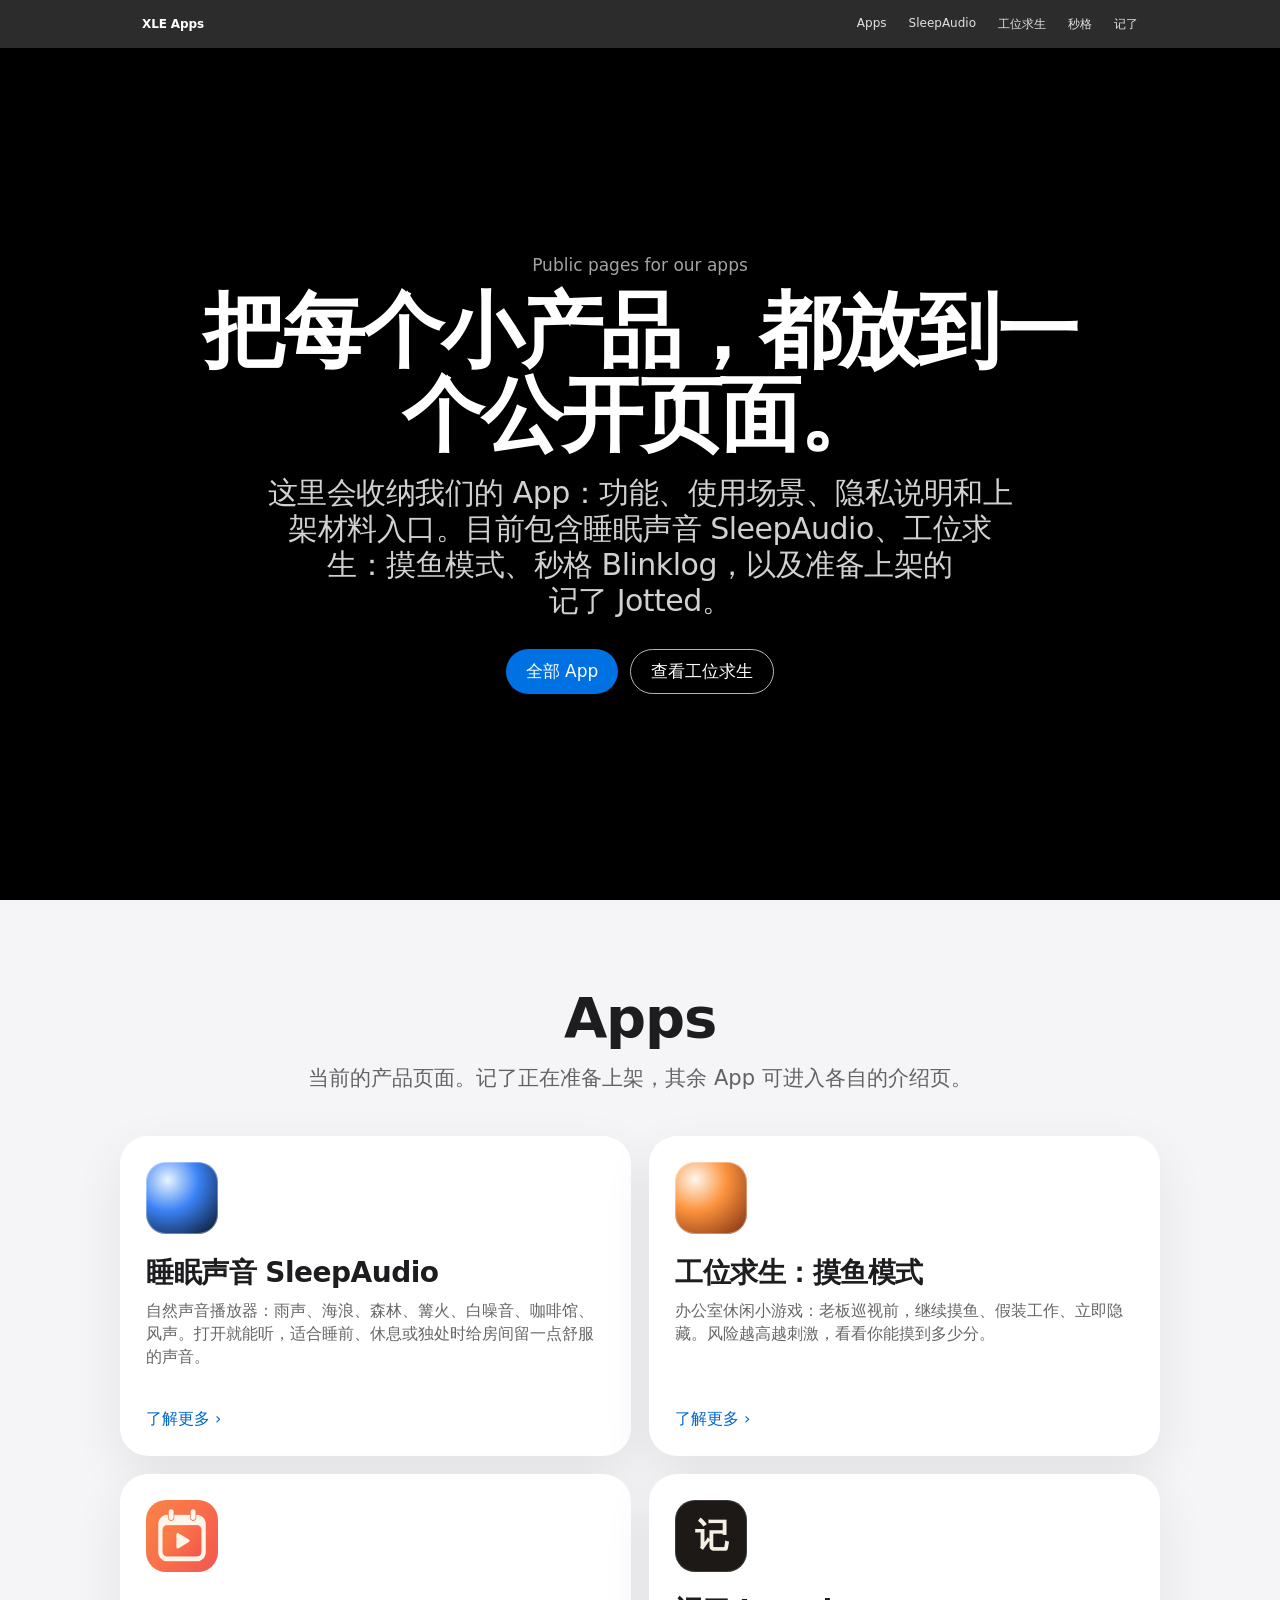
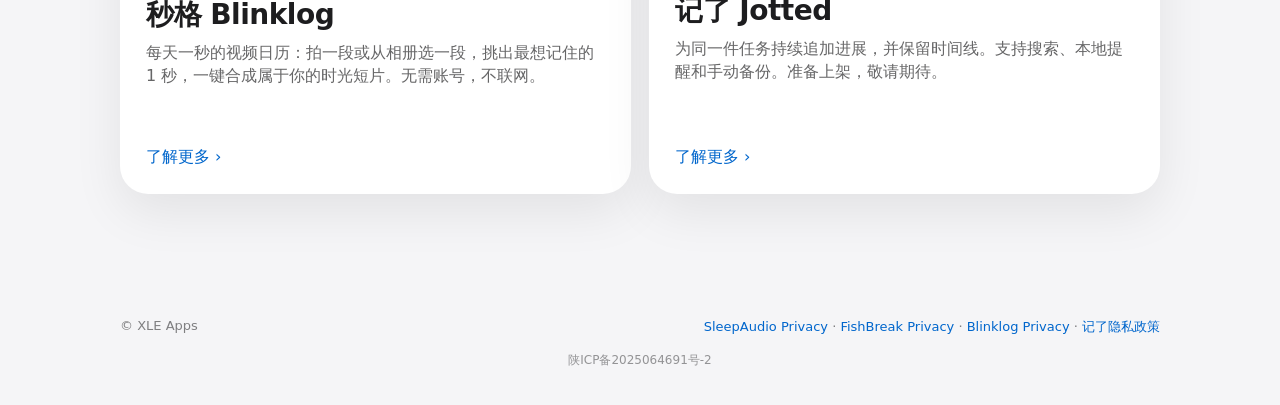
<file: index.html>
<!doctype html>
<html lang="zh-CN">
<head>
  <meta charset="utf-8">
  <meta name="viewport" content="width=device-width, initial-scale=1">
  <title>XLE Apps｜公开产品页</title>
  <meta name="description" content="XLE Apps 的公开产品页面。收录睡眠声音 SleepAudio、工位求生：摸鱼模式、秒格 Blinklog，以及准备上架的记了 Jotted。">
  <link rel="stylesheet" href="styles.css">
  <style>
    .app-icon.jotted-mark{display:grid;place-items:center;background:#1c1917;color:#f6efe4;font-size:34px;font-weight:600;letter-spacing:-1px;box-shadow:inset 0 0 0 1px rgba(255,255,255,.14)}
    .name{white-space:nowrap}
    @media(min-width:960px){.apps-grid{grid-template-columns:1fr 1fr}}
    @media(max-width:720px){
      .nav{height:auto}
      .nav-inner{height:auto;min-height:48px;flex-wrap:wrap;align-items:flex-start;padding:10px 16px;gap:8px}
      .nav-links{width:100%;flex-wrap:wrap;justify-content:flex-start;gap:8px 14px}
    }
  </style>
</head>
<body>
  <nav class="nav"><div class="nav-inner"><a class="brand" href="./">XLE Apps</a><div class="nav-links"><a href="#apps">Apps</a><a href="apps/sleepaudio/">SleepAudio</a><a href="apps/fishbreak/">工位求生</a><a href="apps/blinklog/">秒格</a><a href="apps/jotted/">记了</a></div></div></nav>
  <main>
    <section class="hero">
      <div class="hero-card">
        <p class="eyebrow">Public pages for our apps</p>
        <h1>把每个小产品，都放到一个公开页面。</h1>
        <p class="lead">这里会收纳我们的 App：功能、使用场景、隐私说明和上架材料入口。目前包含睡眠声音 SleepAudio、工位求生：摸鱼模式、秒格 Blinklog，以及准备上架的<span class="name">记了 Jotted</span>。</p>
        <div class="cta-row"><a class="btn primary" href="#apps">全部 App</a><a class="btn secondary" href="apps/fishbreak/">查看工位求生</a></div>
      </div>
    </section>
    <section class="section" id="apps">
      <div class="container">
        <h2>Apps</h2>
        <p class="section-sub">当前的产品页面。记了正在准备上架，其余 App 可进入各自的介绍页。</p>
        <div class="apps-grid">
          <article class="app-card">
            <div>
              <div class="app-icon sleepaudio-icon" aria-hidden="true"></div>
              <h3>睡眠声音 SleepAudio</h3>
              <p>自然声音播放器：雨声、海浪、森林、篝火、白噪音、咖啡馆、风声。打开就能听，适合睡前、休息或独处时给房间留一点舒服的声音。</p>
            </div>
            <a class="link" href="apps/sleepaudio/">了解更多 ›</a>
          </article>
          <article class="app-card">
            <div>
              <div class="app-icon fishbreak-icon" aria-hidden="true"></div>
              <h3>工位求生：摸鱼模式</h3>
              <p>办公室休闲小游戏：老板巡视前，继续摸鱼、假装工作、立即隐藏。风险越高越刺激，看看你能摸到多少分。</p>
            </div>
            <a class="link" href="apps/fishbreak/">了解更多 ›</a>
          </article>
          <article class="app-card">
            <div>
              <img class="app-icon" src="apps/blinklog/icon.png" alt="" aria-hidden="true">
              <h3>秒格 Blinklog</h3>
              <p>每天一秒的视频日历：拍一段或从相册选一段，挑出最想记住的 1 秒，一键合成属于你的时光短片。无需账号，不联网。</p>
            </div>
            <a class="link" href="apps/blinklog/">了解更多 ›</a>
          </article>
          <article class="app-card">
            <div>
              <div class="app-icon jotted-mark" aria-hidden="true">记</div>
              <h3>记了 Jotted</h3>
              <p>为同一件任务持续追加进展，并保留时间线。支持搜索、本地提醒和手动备份。准备上架，敬请期待。</p>
            </div>
            <a class="link" href="apps/jotted/">了解更多 ›</a>
          </article>
        </div>
      </div>
    </section>
  </main>
  <footer class="footer"><div class="footer-inner"><div>© XLE Apps</div><div><a href="privacy/sleepaudio.html">SleepAudio Privacy</a> · <a href="privacy/fishbreak.html">FishBreak Privacy</a> · <a href="privacy/blinklog.html">Blinklog Privacy</a> · <a href="https://archy.top/privacy/jotted.html">记了隐私政策</a></div></div><p class="beian"><a href="https://beian.miit.gov.cn/" target="_blank" rel="noopener">陕ICP备2025064691号-2</a></p></footer>
</body>
</html>
</file>
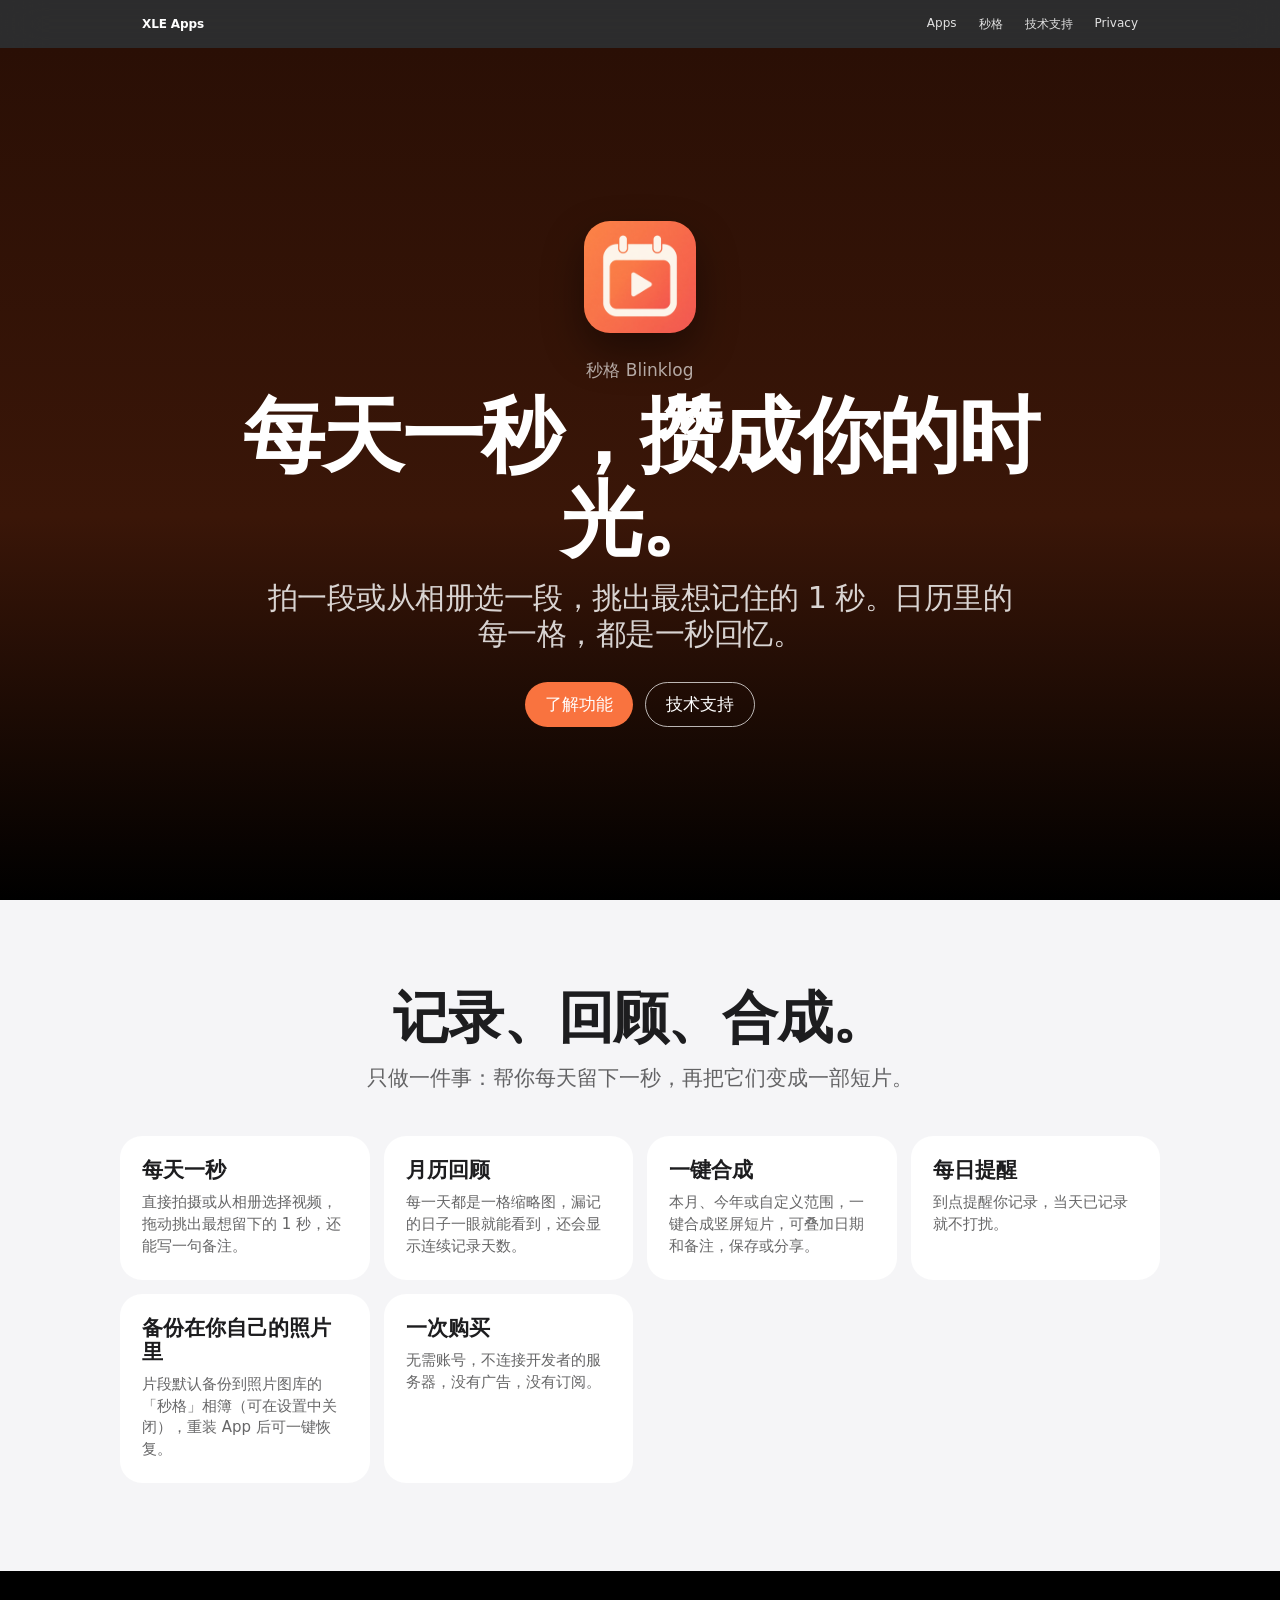
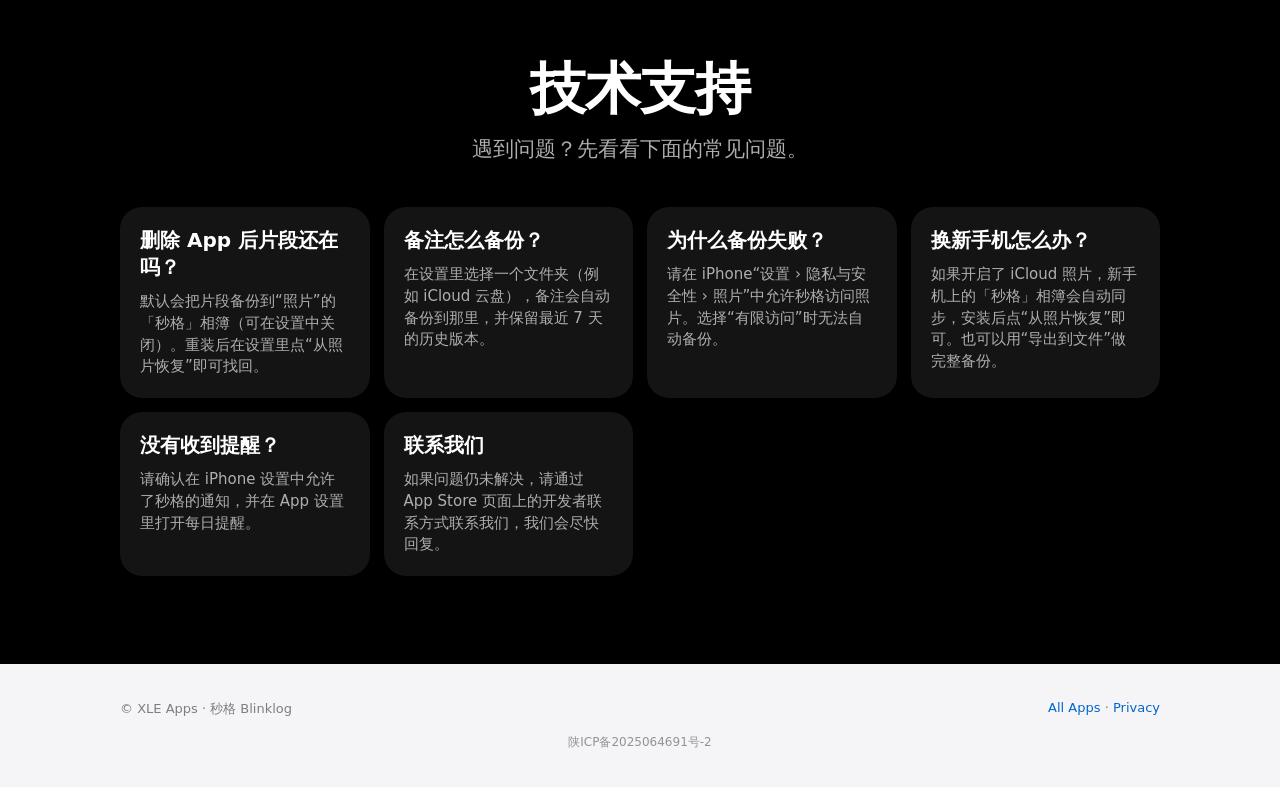
<file: apps/blinklog/index.html>
<!doctype html>
<html lang="zh-CN">
<head>
  <meta charset="utf-8">
  <meta name="viewport" content="width=device-width, initial-scale=1">
  <title>秒格 Blinklog｜每天一秒的视频日历</title>
  <meta name="description" content="秒格 Blinklog：每天留下 1 秒视频，月历一目了然，一键合成属于你的时光短片。无需账号，不连接开发者的服务器，不收集数据。">
  <link rel="stylesheet" href="../../styles.css">
  <style>.blinklog-hero{background:linear-gradient(180deg,#2a0f05 0%,#3a1608 55%,#000 100%)}.blinklog-hero .app-mark{width:112px;height:112px;border-radius:26px;margin:0 auto 26px;display:block;box-shadow:rgba(0,0,0,.4) 0 18px 40px}.btn.orange{background:#f9733f;color:#fff}.faq{max-width:860px;margin:0 auto}.faq .feature{margin-bottom:14px}</style>
</head>
<body>
  <nav class="nav"><div class="nav-inner"><a class="brand" href="../../">XLE Apps</a><div class="nav-links"><a href="../../#apps">Apps</a><a href="./">秒格</a><a href="#support">技术支持</a><a href="../../privacy/blinklog.html">Privacy</a></div></div></nav>
  <main>
    <section class="hero blinklog-hero">
      <div class="hero-card">
        <img class="app-mark" src="icon.png" alt="秒格图标">
        <p class="eyebrow">秒格 Blinklog</p>
        <h1>每天一秒，攒成你的时光。</h1>
        <p class="lead">拍一段或从相册选一段，挑出最想记住的 1 秒。日历里的每一格，都是一秒回忆。</p>
        <div class="cta-row"><a class="btn orange" href="#features">了解功能</a><a class="btn secondary" href="#support">技术支持</a></div>
      </div>
    </section>
    <section class="section" id="features">
      <div class="container">
        <h2>记录、回顾、合成。</h2>
        <p class="section-sub">只做一件事：帮你每天留下一秒，再把它们变成一部短片。</p>
        <div class="features">
          <div class="feature"><h3>每天一秒</h3><p>直接拍摄或从相册选择视频，拖动挑出最想留下的 1 秒，还能写一句备注。</p></div>
          <div class="feature"><h3>月历回顾</h3><p>每一天都是一格缩略图，漏记的日子一眼就能看到，还会显示连续记录天数。</p></div>
          <div class="feature"><h3>一键合成</h3><p>本月、今年或自定义范围，一键合成竖屏短片，可叠加日期和备注，保存或分享。</p></div>
          <div class="feature"><h3>每日提醒</h3><p>到点提醒你记录，当天已记录就不打扰。</p></div>
          <div class="feature"><h3>备份在你自己的照片里</h3><p>片段默认备份到照片图库的「秒格」相簿（可在设置中关闭），重装 App 后可一键恢复。</p></div>
          <div class="feature"><h3>一次购买</h3><p>无需账号，不连接开发者的服务器，没有广告，没有订阅。</p></div>
        </div>
      </div>
    </section>
    <section class="section dark" id="support">
      <div class="container">
        <h2>技术支持</h2>
        <p class="section-sub">遇到问题？先看看下面的常见问题。</p>
        <div class="scenes">
          <div class="scene"><strong>删除 App 后片段还在吗？</strong><span>默认会把片段备份到“照片”的「秒格」相簿（可在设置中关闭）。重装后在设置里点“从照片恢复”即可找回。</span></div>
          <div class="scene"><strong>备注怎么备份？</strong><span>在设置里选择一个文件夹（例如 iCloud 云盘），备注会自动备份到那里，并保留最近 7 天的历史版本。</span></div>
          <div class="scene"><strong>为什么备份失败？</strong><span>请在 iPhone“设置 › 隐私与安全性 › 照片”中允许秒格访问照片。选择“有限访问”时无法自动备份。</span></div>
          <div class="scene"><strong>换新手机怎么办？</strong><span>如果开启了 iCloud 照片，新手机上的「秒格」相簿会自动同步，安装后点“从照片恢复”即可。也可以用“导出到文件”做完整备份。</span></div>
          <div class="scene"><strong>没有收到提醒？</strong><span>请确认在 iPhone 设置中允许了秒格的通知，并在 App 设置里打开每日提醒。</span></div>
          <div class="scene"><strong>联系我们</strong><span>如果问题仍未解决，请通过 App Store 页面上的开发者联系方式联系我们，我们会尽快回复。</span></div>
        </div>
      </div>
    </section>
  </main>
  <footer class="footer"><div class="footer-inner"><div>© XLE Apps · 秒格 Blinklog</div><div><a href="../../">All Apps</a> · <a href="../../privacy/blinklog.html">Privacy</a></div></div><p class="beian"><a href="https://beian.miit.gov.cn/" target="_blank" rel="noopener">陕ICP备2025064691号-2</a></p></footer>
</body>
</html>
</file>
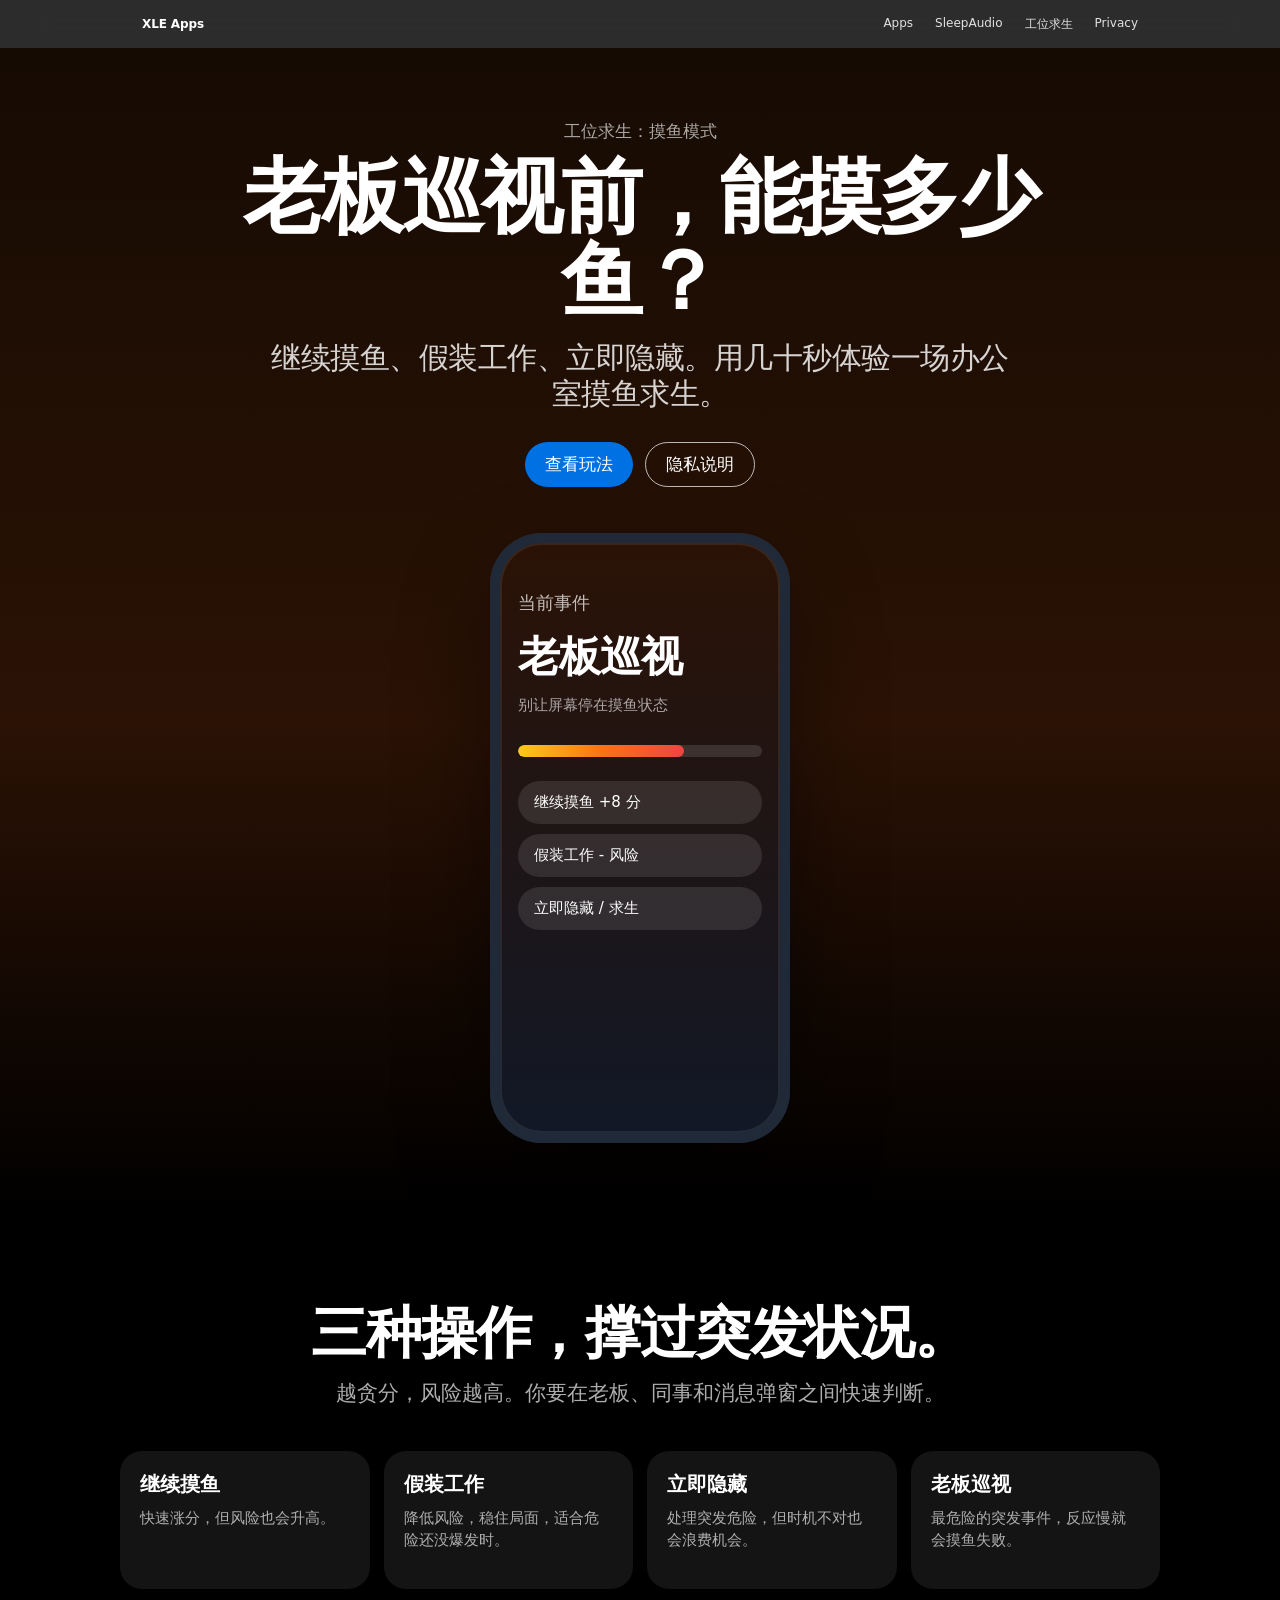
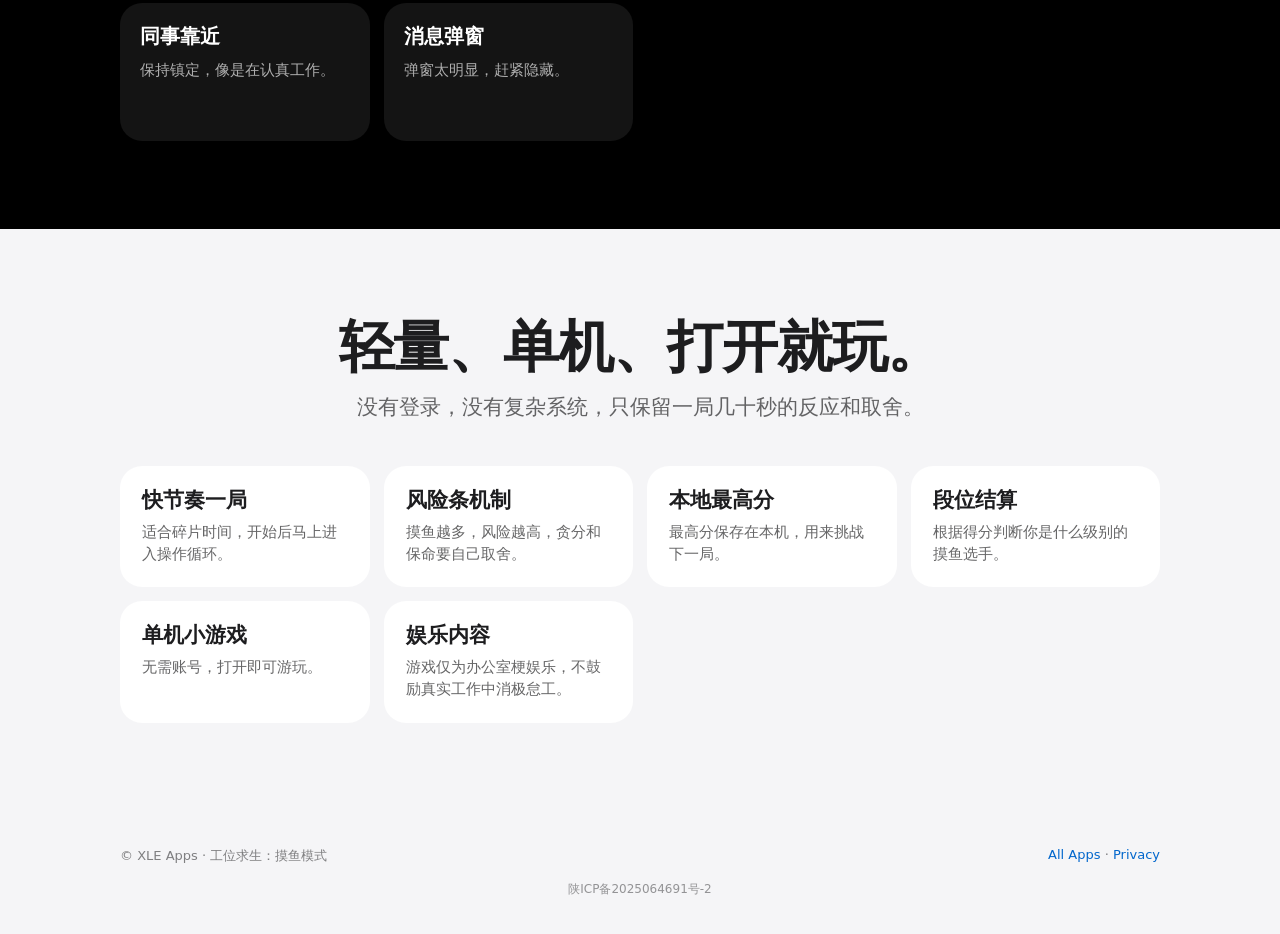
<file: apps/fishbreak/index.html>
<!doctype html>
<html lang="zh-CN">
<head>
  <meta charset="utf-8">
  <meta name="viewport" content="width=device-width, initial-scale=1">
  <title>工位求生：摸鱼模式｜办公室休闲小游戏</title>
  <meta name="description" content="工位求生：摸鱼模式是一款轻量、搞笑、快节奏的办公室休闲小游戏。老板巡视前，继续摸鱼、假装工作、立即隐藏，挑战更高分。">
  <meta name="keywords" content="摸鱼,小游戏,办公室,休闲游戏,反应游戏,老板,工位,打工人,上班,解压,单机,轻量游戏,手速,高分,挑战">
  <link rel="stylesheet" href="../../styles.css">
</head>
<body>
  <nav class="nav"><div class="nav-inner"><a class="brand" href="../../">XLE Apps</a><div class="nav-links"><a href="../../#apps">Apps</a><a href="../sleepaudio/">SleepAudio</a><a href="./">工位求生</a><a href="../../privacy/fishbreak.html">Privacy</a></div></div></nav>
  <main>
    <section class="hero product-hero game-hero">
      <div class="hero-card">
        <p class="eyebrow">工位求生：摸鱼模式</p>
        <h1>老板巡视前，能摸多少鱼？</h1>
        <p class="lead">继续摸鱼、假装工作、立即隐藏。用几十秒体验一场办公室摸鱼求生。</p>
        <div class="cta-row"><a class="btn primary" href="#features">查看玩法</a><a class="btn secondary" href="../../privacy/fishbreak.html">隐私说明</a></div>
        <div class="phone game-phone" aria-label="FishBreak Game preview">
          <div class="question">当前事件</div>
          <div class="scene-title">老板巡视</div>
          <div class="desc">别让屏幕停在摸鱼状态</div>
          <div class="risk-bar"><span style="width:68%"></span></div>
          <div class="pill-list"><div class="pill">继续摸鱼 +8 分</div><div class="pill">假装工作 - 风险</div><div class="pill">立即隐藏 / 求生</div></div>
        </div>
      </div>
    </section>
    <section class="section dark">
      <div class="container">
        <h2>三种操作，撑过突发状况。</h2>
        <p class="section-sub">越贪分，风险越高。你要在老板、同事和消息弹窗之间快速判断。</p>
        <div class="scenes">
          <div class="scene"><strong>继续摸鱼</strong><span>快速涨分，但风险也会升高。</span></div>
          <div class="scene"><strong>假装工作</strong><span>降低风险，稳住局面，适合危险还没爆发时。</span></div>
          <div class="scene"><strong>立即隐藏</strong><span>处理突发危险，但时机不对也会浪费机会。</span></div>
          <div class="scene"><strong>老板巡视</strong><span>最危险的突发事件，反应慢就会摸鱼失败。</span></div>
          <div class="scene"><strong>同事靠近</strong><span>保持镇定，像是在认真工作。</span></div>
          <div class="scene"><strong>消息弹窗</strong><span>弹窗太明显，赶紧隐藏。</span></div>
        </div>
      </div>
    </section>
    <section class="section" id="features">
      <div class="container">
        <h2>轻量、单机、打开就玩。</h2>
        <p class="section-sub">没有登录，没有复杂系统，只保留一局几十秒的反应和取舍。</p>
        <div class="features">
          <div class="feature"><h3>快节奏一局</h3><p>适合碎片时间，开始后马上进入操作循环。</p></div>
          <div class="feature"><h3>风险条机制</h3><p>摸鱼越多，风险越高，贪分和保命要自己取舍。</p></div>
          <div class="feature"><h3>本地最高分</h3><p>最高分保存在本机，用来挑战下一局。</p></div>
          <div class="feature"><h3>段位结算</h3><p>根据得分判断你是什么级别的摸鱼选手。</p></div>
          <div class="feature"><h3>单机小游戏</h3><p>无需账号，打开即可游玩。</p></div>
          <div class="feature"><h3>娱乐内容</h3><p>游戏仅为办公室梗娱乐，不鼓励真实工作中消极怠工。</p></div>
        </div>
      </div>
    </section>
  </main>
  <footer class="footer"><div class="footer-inner"><div>© XLE Apps · 工位求生：摸鱼模式</div><div><a href="../../">All Apps</a> · <a href="../../privacy/fishbreak.html">Privacy</a></div></div><p class="beian"><a href="https://beian.miit.gov.cn/" target="_blank" rel="noopener">陕ICP备2025064691号-2</a></p></footer>
</body>
</html>
</file>
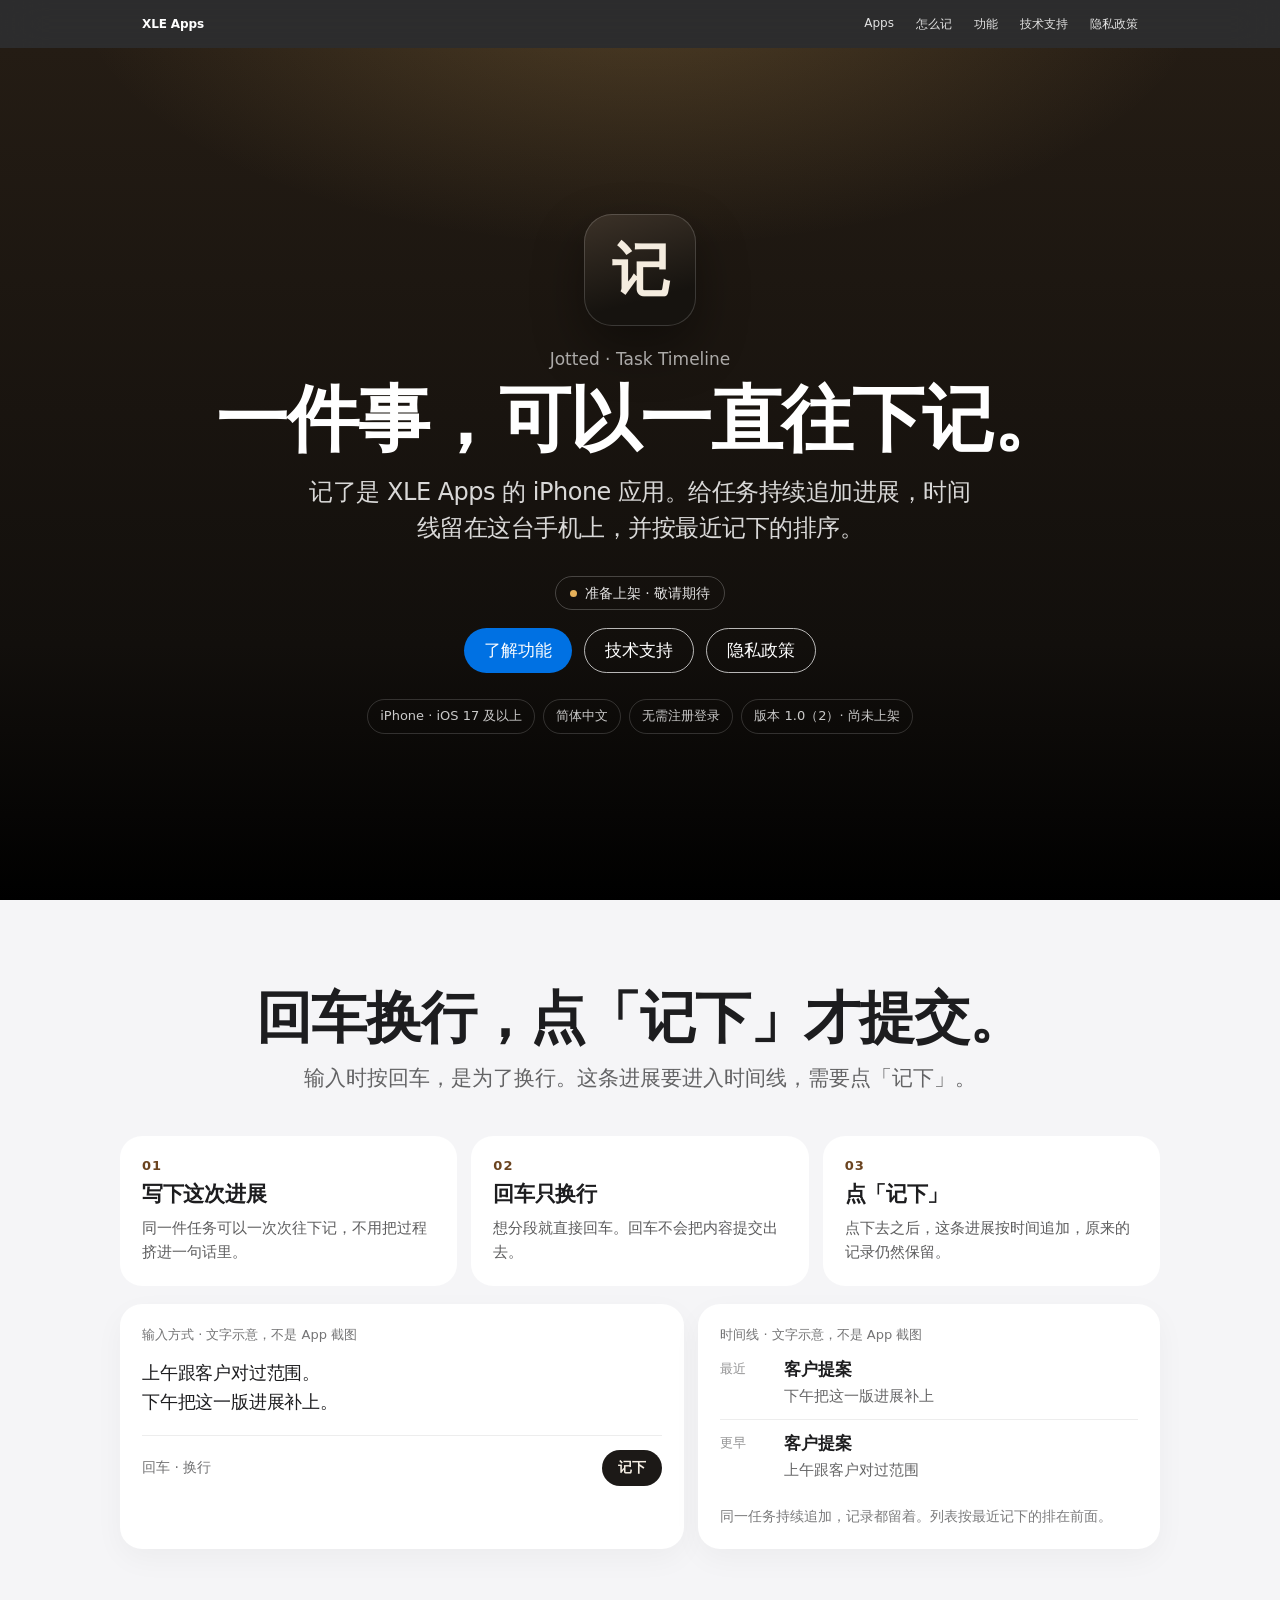
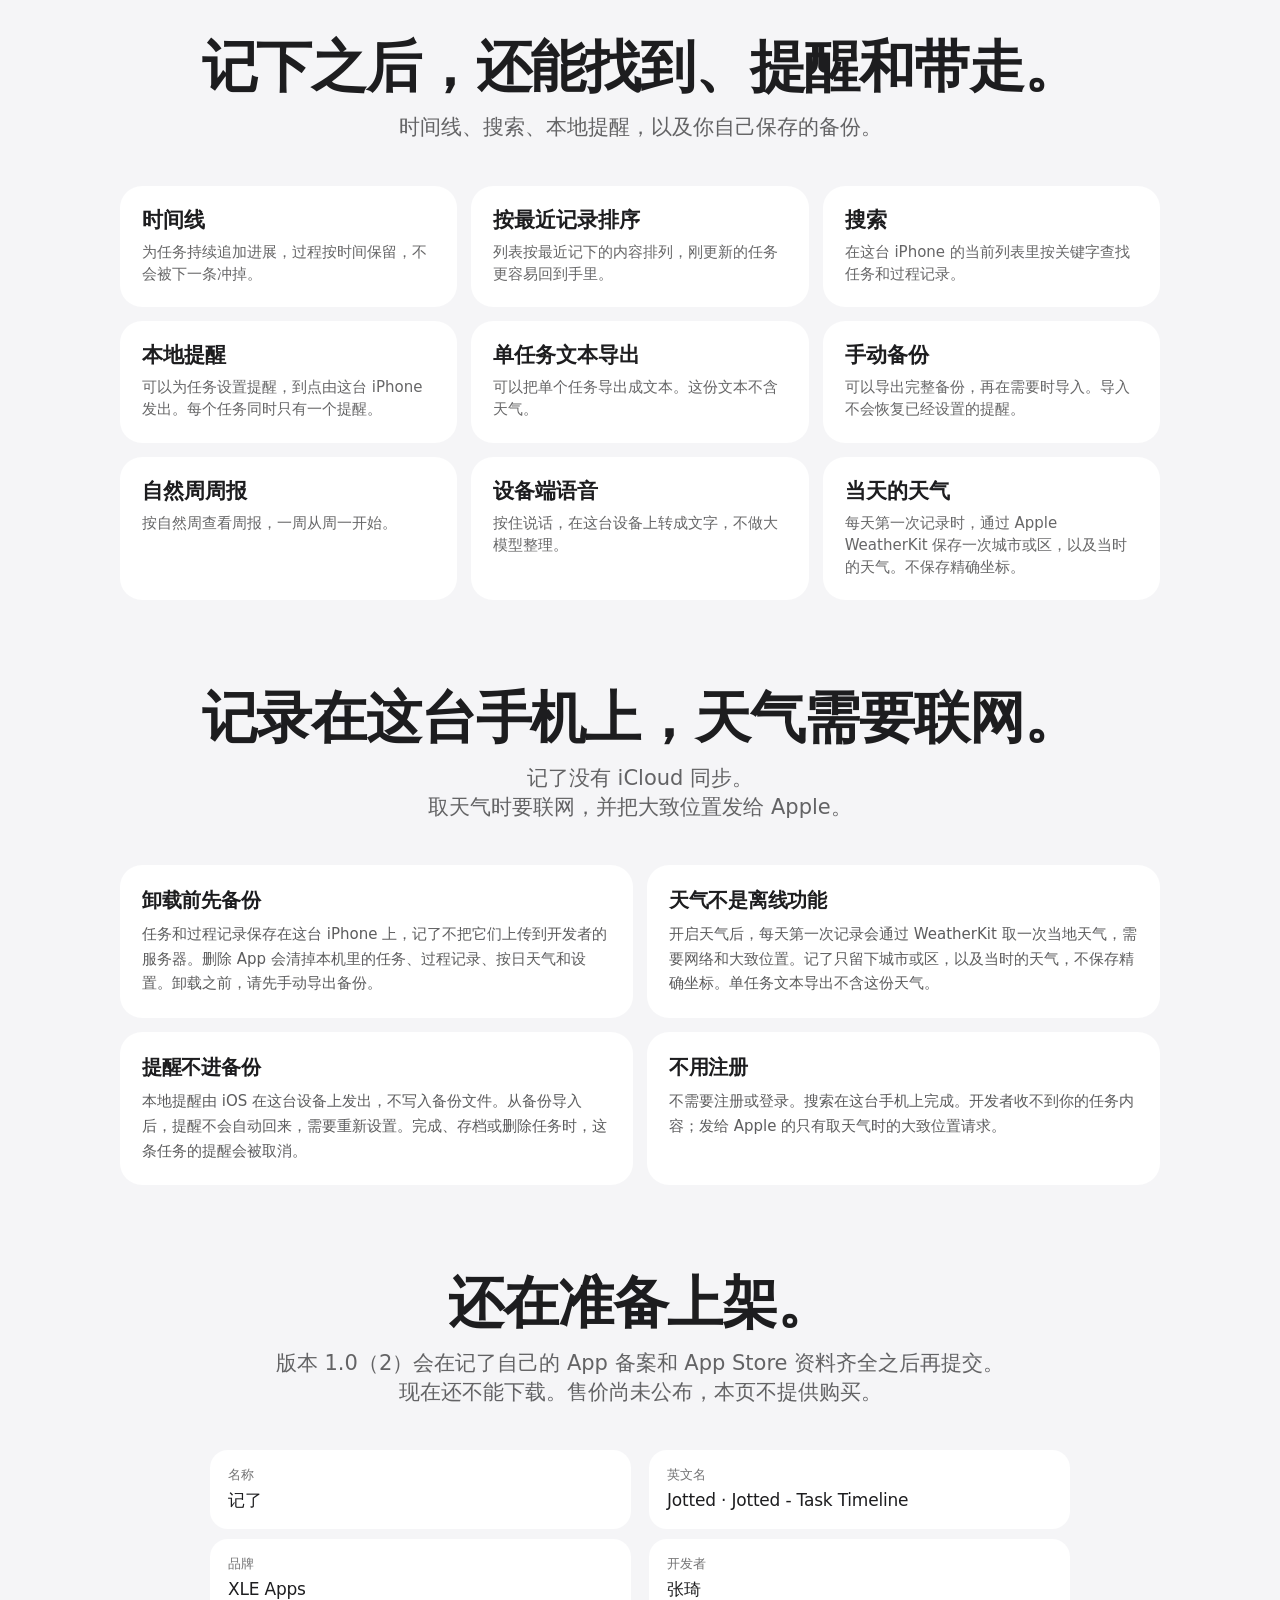
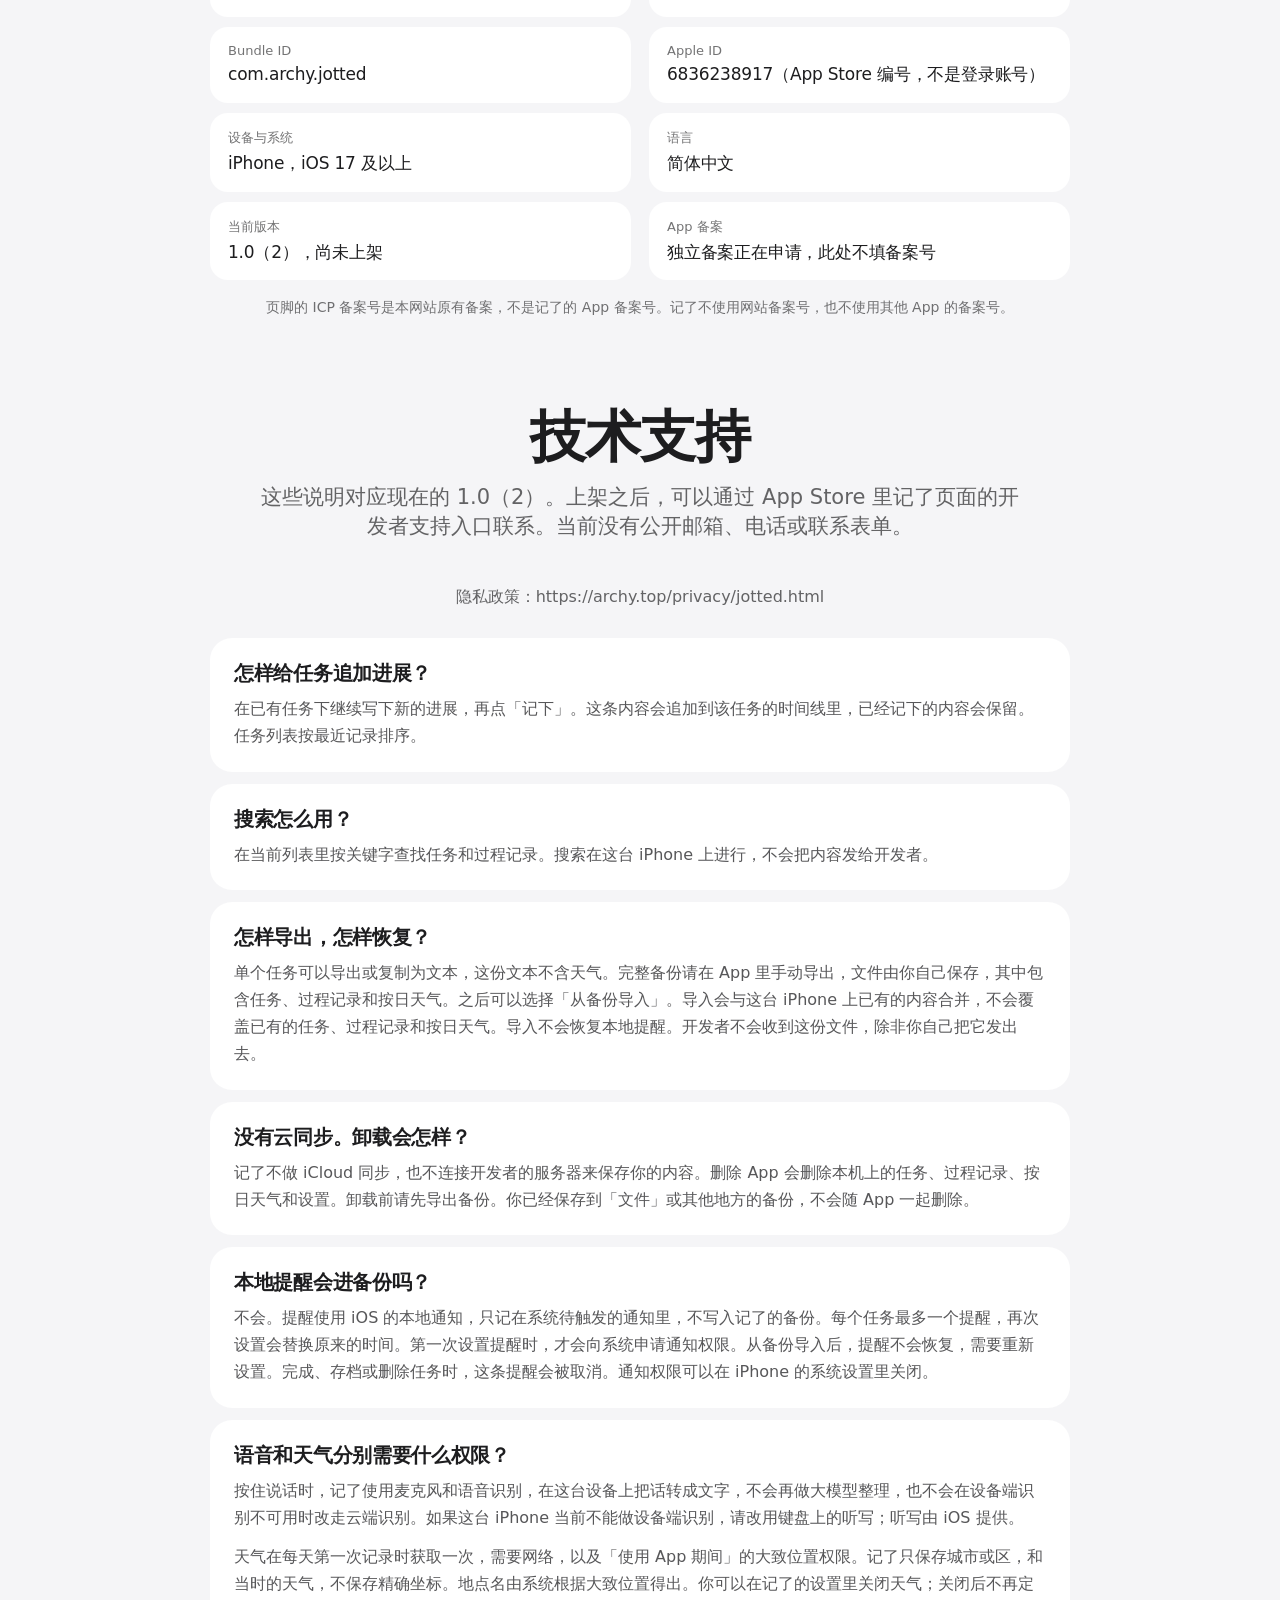
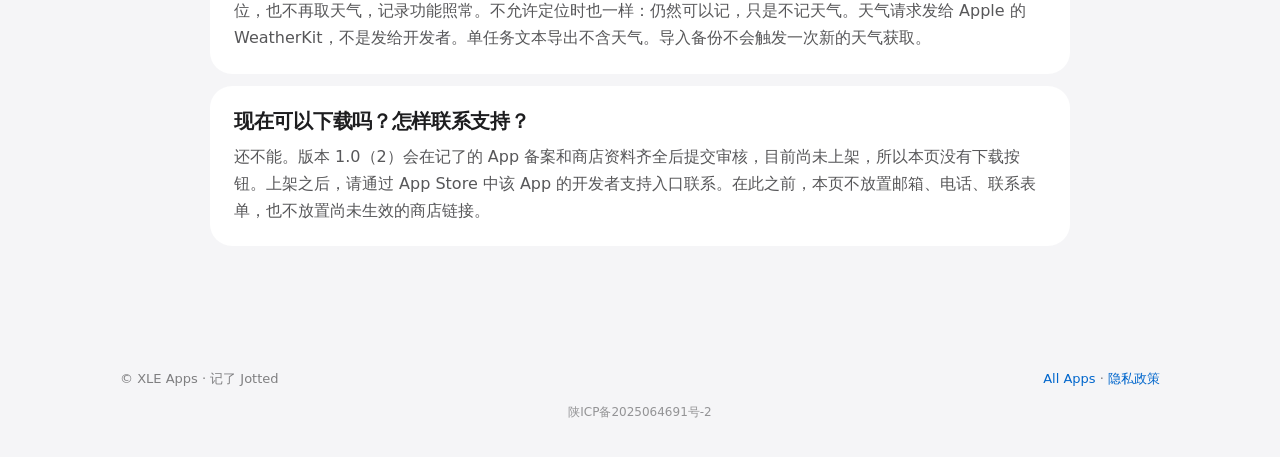
<file: apps/jotted/index.html>
<!doctype html>
<html lang="zh-CN">
<head>
  <meta charset="utf-8">
  <meta name="viewport" content="width=device-width, initial-scale=1">
  <title>记了 Jotted｜任务进展时间线</title>
  <meta name="description" content="记了（Jotted - Task Timeline）是 XLE Apps 的 iPhone 任务进展记录。为任务追加进展并保留时间线，支持搜索、本地提醒和手动备份。准备上架，尚未提供下载。">
  <link rel="stylesheet" href="../../styles.css">
  <style>
    .jotted-hero{
      background:
        radial-gradient(980px 460px at 50% -8%, rgba(214,168,92,.24), transparent 58%),
        linear-gradient(180deg,#241c14 0%,#120f0c 70%,#000 100%);
    }
    .jotted-hero h1{letter-spacing:-1.4px;font-size:clamp(40px,7vw,72px)}
    .jotted-hero p.lead{line-height:1.5;font-size:clamp(18px,2.3vw,24px);max-width:680px;color:rgba(255,255,255,.84)}
    .mark{
      width:112px;height:112px;margin:0 auto 22px;border-radius:28px;
      display:grid;place-items:center;
      background:linear-gradient(165deg,#3c3228 0%,#16130f 72%);
      color:#f4ecdf;font-size:58px;font-weight:600;line-height:1;letter-spacing:-2px;
      box-shadow:0 22px 50px rgba(0,0,0,.38), inset 0 0 0 1px rgba(255,255,255,.16);
    }
    .status{
      display:inline-flex;align-items:center;gap:8px;margin:0 auto 18px;
      padding:7px 14px;border-radius:980px;border:1px solid rgba(255,255,255,.22);
      color:rgba(255,255,255,.88);font-size:14px;line-height:1.3;
    }
    .status i{width:7px;height:7px;border-radius:50%;background:#e6b15a;display:block}
    .meta{display:flex;flex-wrap:wrap;justify-content:center;gap:8px;margin:26px auto 0;padding:0;list-style:none;max-width:720px}
    .meta li{border:1px solid rgba(255,255,255,.16);border-radius:980px;padding:8px 12px;font-size:13px;line-height:1.3;color:rgba(255,255,255,.78)}
    .steps{display:grid;grid-template-columns:repeat(3,1fr);gap:14px}
    .step{background:#fff;border-radius:22px;padding:22px}
    .step b{display:block;font-size:13px;letter-spacing:.08em;color:#6b4420;margin-bottom:8px}
    .step strong{display:block;font-size:21px;line-height:1.25;letter-spacing:-.3px;margin-bottom:8px}
    .step span{display:block;font-size:15px;line-height:1.6;color:rgba(29,29,31,.72)}
    .diagrams{display:grid;grid-template-columns:1.1fr .9fr;gap:14px;margin-top:18px}
    .sheet,.line{
      margin:0;background:#fff;border-radius:22px;padding:22px;
      box-shadow:rgba(0,0,0,.04) 0 10px 30px;
    }
    .sheet figcaption,.line figcaption{font-size:13px;line-height:1.4;color:rgba(29,29,31,.62);margin-bottom:14px}
    .sheet p{margin:0;font-size:18px;line-height:1.65;letter-spacing:-.2px}
    .sheet-bar{display:flex;justify-content:space-between;align-items:center;gap:12px;margin-top:18px;padding-top:14px;border-top:1px solid rgba(29,29,31,.08);font-size:14px;color:rgba(29,29,31,.62)}
    .fake-submit{display:inline-flex;align-items:center;justify-content:center;min-height:36px;padding:6px 16px;border-radius:980px;background:#1c1917;color:#f6efe4;font-weight:600}
    .line ol{list-style:none;margin:0;padding:0}
    .line li{display:grid;grid-template-columns:52px 1fr;gap:12px;padding:12px 0;border-top:1px solid rgba(29,29,31,.08)}
    .line li:first-child{border-top:0;padding-top:0}
    .line time{font-size:13px;line-height:1.4;color:rgba(29,29,31,.48);padding-top:2px}
    .line strong{display:block;font-size:17px;margin-bottom:4px}
    .line li span{display:block;font-size:15px;line-height:1.5;color:rgba(29,29,31,.68)}
    .line .foot{margin:12px 0 0;font-size:14px;line-height:1.55;color:rgba(29,29,31,.58)}
    .keep{display:grid;grid-template-columns:1fr 1fr;gap:14px}
    .keep article{background:#fff;border-radius:22px;padding:22px}
    .keep h3{margin:0 0 8px;font-size:20px;letter-spacing:-.3px}
    .keep p{margin:0;font-size:15px;line-height:1.65;color:rgba(29,29,31,.72)}
    .specs{display:grid;grid-template-columns:repeat(2,1fr);gap:10px 18px;margin:0 auto;max-width:860px}
    .specs div{background:#fff;border-radius:18px;padding:16px 18px}
    .specs dt{font-size:13px;color:rgba(29,29,31,.62);margin-bottom:4px}
    .specs dd{margin:0;font-size:17px;line-height:1.45;letter-spacing:-.2px}
    .filing{max-width:860px;margin:16px auto 0;font-size:14px;line-height:1.65;color:rgba(29,29,31,.62);text-align:center}
    .faq{max-width:860px;margin:0 auto;display:flex;flex-direction:column;gap:12px}
    .faq article{background:#fff;border-radius:22px;padding:22px 24px}
    .faq h3{margin:0 0 8px;font-size:20px;line-height:1.35;letter-spacing:-.3px}
    .faq p{margin:0;font-size:16px;line-height:1.7;color:rgba(29,29,31,.74)}
    .faq p+p{margin-top:12px}
    #features .features{grid-template-columns:repeat(3,1fr)}
    .faq a,.filing a{color:#0066cc}
    .support-note{max-width:860px;margin:0 auto 28px;text-align:center;font-size:16px;line-height:1.65;color:rgba(29,29,31,.68)}
    a{overflow-wrap:anywhere}
    #how,#features,#keep,#release,#support{scroll-margin-top:88px}
    .btn:focus-visible,a:focus-visible{outline:2px solid #0071e3;outline-offset:3px}
    @media(max-width:900px){
      #features .features{grid-template-columns:1fr 1fr}
    }
    @media(max-width:800px){
      .steps,.diagrams,.keep,.specs{grid-template-columns:1fr}
    }
    @media(max-width:640px){
      .nav{height:auto}
      .nav-inner{height:auto;min-height:48px;flex-wrap:wrap;align-items:flex-start;padding:10px 16px;gap:8px}
      .nav-links{width:100%;flex-wrap:wrap;justify-content:flex-start;gap:8px 14px}
      .jotted-hero .cta-row{flex-direction:column;align-items:stretch}
      .jotted-hero .cta-row .btn{width:100%}
      .mark{width:96px;height:96px;font-size:50px;border-radius:24px}
      .faq article,.step,.keep article{padding:18px}
      #features .features{grid-template-columns:1fr}
      .line li{grid-template-columns:44px 1fr}
    }
  </style>
</head>
<body>
  <nav class="nav">
    <div class="nav-inner">
      <a class="brand" href="../../">XLE Apps</a>
      <div class="nav-links">
        <a href="../../#apps">Apps</a>
        <a href="#how">怎么记</a>
        <a href="#features">功能</a>
        <a href="#support">技术支持</a>
        <a href="https://archy.top/privacy/jotted.html">隐私政策</a>
      </div>
    </div>
  </nav>
  <main>
    <section class="hero jotted-hero">
      <div class="hero-card">
        <div class="mark" aria-hidden="true">记</div>
        <p class="eyebrow">Jotted · Task Timeline</p>
        <h1>一件事，可以一直往下记。</h1>
        <p class="lead">记了是 XLE Apps 的 iPhone 应用。给任务持续追加进展，时间线留在这台手机上，并按最近记下的排序。</p>
        <div class="status"><i></i>准备上架 · 敬请期待</div>
        <div class="cta-row">
          <a class="btn primary" href="#features">了解功能</a>
          <a class="btn secondary" href="#support">技术支持</a>
          <a class="btn secondary" href="https://archy.top/privacy/jotted.html">隐私政策</a>
        </div>
        <ul class="meta">
          <li>iPhone · iOS 17 及以上</li>
          <li>简体中文</li>
          <li>无需注册登录</li>
          <li>版本 1.0（2）· 尚未上架</li>
        </ul>
      </div>
    </section>

    <section class="section" id="how">
      <div class="container">
        <h2>回车换行，点「记下」才提交。</h2>
        <p class="section-sub">输入时按回车，是为了换行。这条进展要进入时间线，需要点「记下」。</p>
        <div class="steps">
          <div class="step"><b>01</b><strong>写下这次进展</strong><span>同一件任务可以一次次往下记，不用把过程挤进一句话里。</span></div>
          <div class="step"><b>02</b><strong>回车只换行</strong><span>想分段就直接回车。回车不会把内容提交出去。</span></div>
          <div class="step"><b>03</b><strong>点「记下」</strong><span>点下去之后，这条进展按时间追加，原来的记录仍然保留。</span></div>
        </div>
        <div class="diagrams">
          <figure class="sheet">
            <figcaption>输入方式 · 文字示意，不是 App 截图</figcaption>
            <p>上午跟客户对过范围。<br>下午把这一版进展补上。</p>
            <div class="sheet-bar"><span>回车 · 换行</span><span class="fake-submit">记下</span></div>
          </figure>
          <figure class="line">
            <figcaption>时间线 · 文字示意，不是 App 截图</figcaption>
            <ol>
              <li><time>最近</time><div><strong>客户提案</strong><span>下午把这一版进展补上</span></div></li>
              <li><time>更早</time><div><strong>客户提案</strong><span>上午跟客户对过范围</span></div></li>
            </ol>
            <p class="foot">同一任务持续追加，记录都留着。列表按最近记下的排在前面。</p>
          </figure>
        </div>
      </div>
    </section>

    <section class="section" id="features" style="padding-top:0">
      <div class="container">
        <h2>记下之后，还能找到、提醒和带走。</h2>
        <p class="section-sub">时间线、搜索、本地提醒，以及你自己保存的备份。</p>
        <div class="features">
          <div class="feature"><h3>时间线</h3><p>为任务持续追加进展，过程按时间保留，不会被下一条冲掉。</p></div>
          <div class="feature"><h3>按最近记录排序</h3><p>列表按最近记下的内容排列，刚更新的任务更容易回到手里。</p></div>
          <div class="feature"><h3>搜索</h3><p>在这台 iPhone 的当前列表里按关键字查找任务和过程记录。</p></div>
          <div class="feature"><h3>本地提醒</h3><p>可以为任务设置提醒，到点由这台 iPhone 发出。每个任务同时只有一个提醒。</p></div>
          <div class="feature"><h3>单任务文本导出</h3><p>可以把单个任务导出成文本。这份文本不含天气。</p></div>
          <div class="feature"><h3>手动备份</h3><p>可以导出完整备份，再在需要时导入。导入不会恢复已经设置的提醒。</p></div>
          <div class="feature"><h3>自然周周报</h3><p>按自然周查看周报，一周从周一开始。</p></div>
          <div class="feature"><h3>设备端语音</h3><p>按住说话，在这台设备上转成文字，不做大模型整理。</p></div>
          <div class="feature"><h3>当天的天气</h3><p>每天第一次记录时，通过 Apple WeatherKit 保存一次城市或区，以及当时的天气。不保存精确坐标。</p></div>
        </div>
      </div>
    </section>

    <section class="section" id="keep" style="padding-top:0">
      <div class="container">
        <h2>记录在这台手机上，天气需要联网。</h2>
        <p class="section-sub">记了没有 iCloud 同步。<br>取天气时要联网，并把大致位置发给 Apple。</p>
        <div class="keep">
          <article>
            <h3>卸载前先备份</h3>
            <p>任务和过程记录保存在这台 iPhone 上，记了不把它们上传到开发者的服务器。删除 App 会清掉本机里的任务、过程记录、按日天气和设置。卸载之前，请先手动导出备份。</p>
          </article>
          <article>
            <h3>天气不是离线功能</h3>
            <p>开启天气后，每天第一次记录会通过 WeatherKit 取一次当地天气，需要网络和大致位置。记了只留下城市或区，以及当时的天气，不保存精确坐标。单任务文本导出不含这份天气。</p>
          </article>
          <article>
            <h3>提醒不进备份</h3>
            <p>本地提醒由 iOS 在这台设备上发出，不写入备份文件。从备份导入后，提醒不会自动回来，需要重新设置。完成、存档或删除任务时，这条任务的提醒会被取消。</p>
          </article>
          <article>
            <h3>不用注册</h3>
            <p>不需要注册或登录。搜索在这台手机上完成。开发者收不到你的任务内容；发给 Apple 的只有取天气时的大致位置请求。</p>
          </article>
        </div>
      </div>
    </section>

    <section class="section" id="release" style="padding-top:0">
      <div class="container">
        <h2>还在准备上架。</h2>
        <p class="section-sub">版本 1.0（2）会在记了自己的 App 备案和 App Store 资料齐全之后再提交。<br>现在还不能下载。售价尚未公布，本页不提供购买。</p>
        <dl class="specs">
          <div><dt>名称</dt><dd>记了</dd></div>
          <div><dt>英文名</dt><dd>Jotted · Jotted - Task Timeline</dd></div>
          <div><dt>品牌</dt><dd>XLE Apps</dd></div>
          <div><dt>开发者</dt><dd>张琦</dd></div>
          <div><dt>Bundle ID</dt><dd>com.archy.jotted</dd></div>
          <div><dt>Apple ID</dt><dd>6836238917（App Store 编号，不是登录账号）</dd></div>
          <div><dt>设备与系统</dt><dd>iPhone，iOS 17 及以上</dd></div>
          <div><dt>语言</dt><dd>简体中文</dd></div>
          <div><dt>当前版本</dt><dd>1.0（2），尚未上架</dd></div>
          <div><dt>App 备案</dt><dd>独立备案正在申请，此处不填备案号</dd></div>
        </dl>
        <p class="filing">页脚的 ICP 备案号是本网站原有备案，不是记了的 App 备案号。记了不使用网站备案号，也不使用其他 App 的备案号。</p>
      </div>
    </section>

    <section class="section" id="support" style="padding-top:0">
      <div class="container">
        <h2>技术支持</h2>
        <p class="section-sub">这些说明对应现在的 1.0（2）。上架之后，可以通过 App Store 里记了页面的开发者支持入口联系。当前没有公开邮箱、电话或联系表单。</p>
        <p class="support-note">隐私政策：<a href="https://archy.top/privacy/jotted.html">https://archy.top/privacy/jotted.html</a></p>
        <div class="faq">
          <article>
            <h3>怎样给任务追加进展？</h3>
            <p>在已有任务下继续写下新的进展，再点「记下」。这条内容会追加到该任务的时间线里，已经记下的内容会保留。任务列表按最近记录排序。</p>
          </article>
          <article>
            <h3>搜索怎么用？</h3>
            <p>在当前列表里按关键字查找任务和过程记录。搜索在这台 iPhone 上进行，不会把内容发给开发者。</p>
          </article>
          <article>
            <h3>怎样导出，怎样恢复？</h3>
            <p>单个任务可以导出或复制为文本，这份文本不含天气。完整备份请在 App 里手动导出，文件由你自己保存，其中包含任务、过程记录和按日天气。之后可以选择「从备份导入」。导入会与这台 iPhone 上已有的内容合并，不会覆盖已有的任务、过程记录和按日天气。导入不会恢复本地提醒。开发者不会收到这份文件，除非你自己把它发出去。</p>
          </article>
          <article>
            <h3>没有云同步。卸载会怎样？</h3>
            <p>记了不做 iCloud 同步，也不连接开发者的服务器来保存你的内容。删除 App 会删除本机上的任务、过程记录、按日天气和设置。卸载前请先导出备份。你已经保存到「文件」或其他地方的备份，不会随 App 一起删除。</p>
          </article>
          <article>
            <h3>本地提醒会进备份吗？</h3>
            <p>不会。提醒使用 iOS 的本地通知，只记在系统待触发的通知里，不写入记了的备份。每个任务最多一个提醒，再次设置会替换原来的时间。第一次设置提醒时，才会向系统申请通知权限。从备份导入后，提醒不会恢复，需要重新设置。完成、存档或删除任务时，这条提醒会被取消。通知权限可以在 iPhone 的系统设置里关闭。</p>
          </article>
          <article>
            <h3>语音和天气分别需要什么权限？</h3>
            <p>按住说话时，记了使用麦克风和语音识别，在这台设备上把话转成文字，不会再做大模型整理，也不会在设备端识别不可用时改走云端识别。如果这台 iPhone 当前不能做设备端识别，请改用键盘上的听写；听写由 iOS 提供。</p>
            <p>天气在每天第一次记录时获取一次，需要网络，以及「使用 App 期间」的大致位置权限。记了只保存城市或区，和当时的天气，不保存精确坐标。地点名由系统根据大致位置得出。你可以在记了的设置里关闭天气；关闭后不再定位，也不再取天气，记录功能照常。不允许定位时也一样：仍然可以记，只是不记天气。天气请求发给 Apple 的 WeatherKit，不是发给开发者。单任务文本导出不含天气。导入备份不会触发一次新的天气获取。</p>
          </article>
          <article>
            <h3>现在可以下载吗？怎样联系支持？</h3>
            <p>还不能。版本 1.0（2）会在记了的 App 备案和商店资料齐全后提交审核，目前尚未上架，所以本页没有下载按钮。上架之后，请通过 App Store 中该 App 的开发者支持入口联系。在此之前，本页不放置邮箱、电话、联系表单，也不放置尚未生效的商店链接。</p>
          </article>
        </div>
      </div>
    </section>
  </main>
  <footer class="footer">
    <div class="footer-inner">
      <div>© XLE Apps · 记了 Jotted</div>
      <div><a href="../../">All Apps</a> · <a href="https://archy.top/privacy/jotted.html">隐私政策</a></div>
    </div>
    <p class="beian"><a href="https://beian.miit.gov.cn/" target="_blank" rel="noopener">陕ICP备2025064691号-2</a></p>
  </footer>
</body>
</html>
</file>
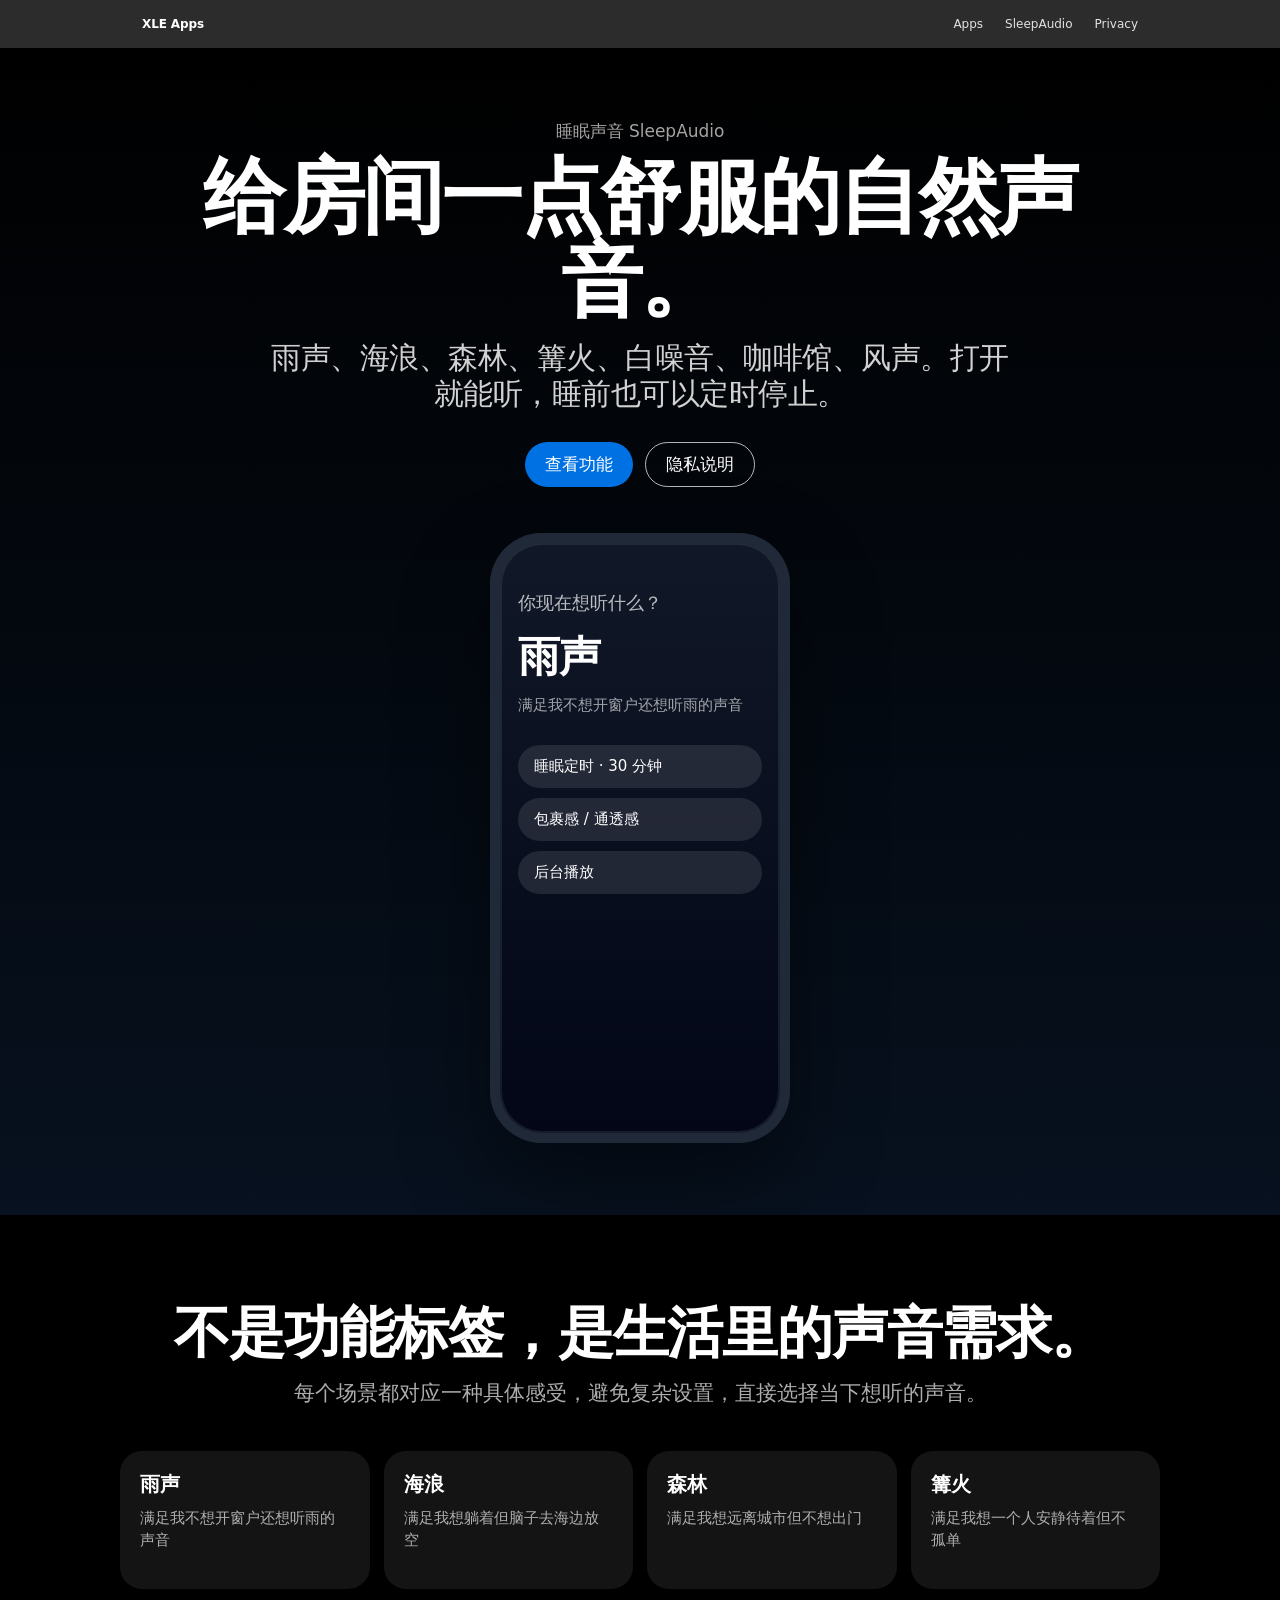
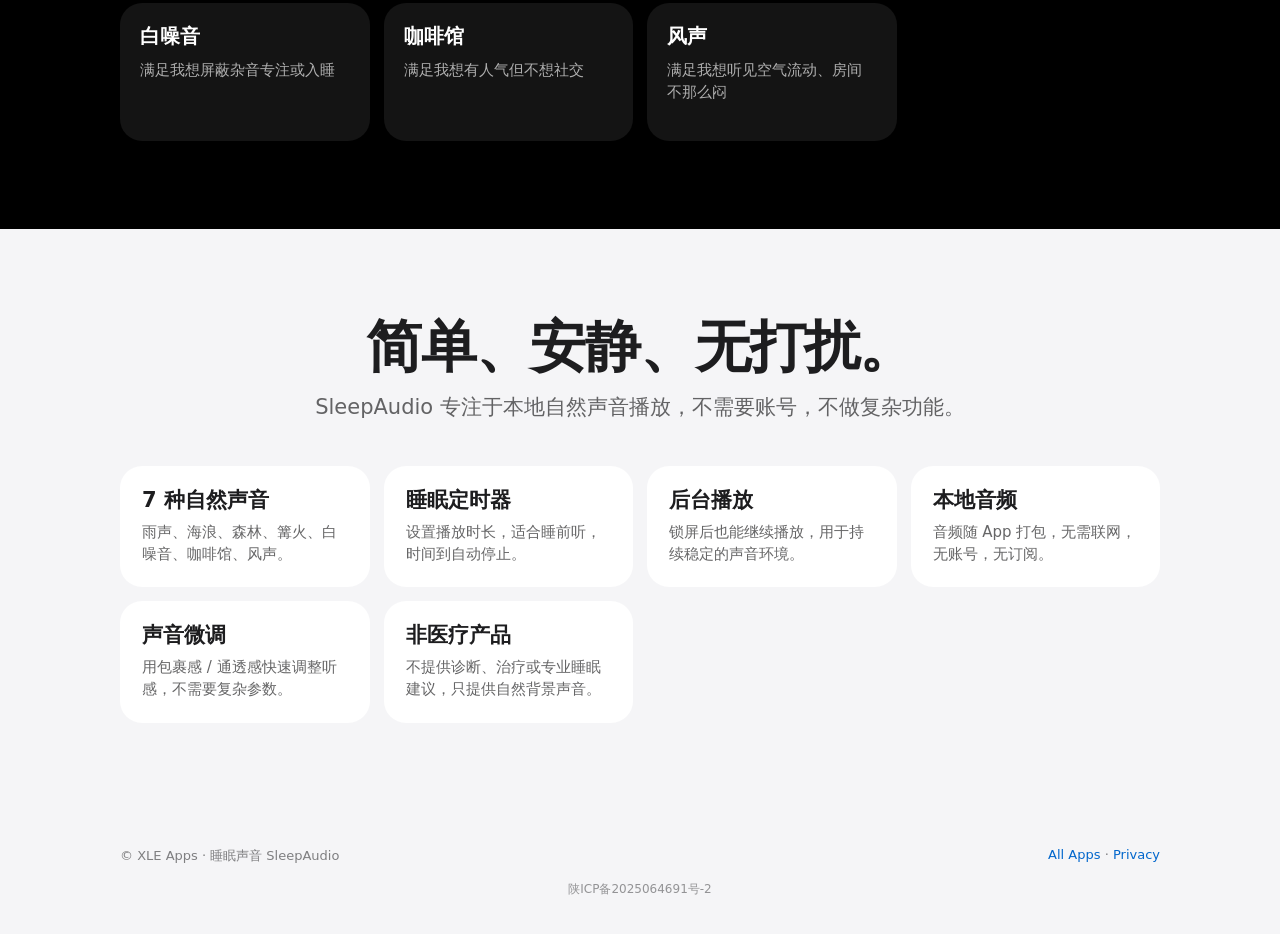
<file: apps/sleepaudio/index.html>
<!doctype html>
<html lang="zh-CN">
<head>
  <meta charset="utf-8">
  <meta name="viewport" content="width=device-width, initial-scale=1">
  <title>睡眠声音 SleepAudio｜自然声音播放器</title>
  <meta name="description" content="睡眠声音 SleepAudio 是一款简单、安静的自然声音播放器，支持雨声、海浪、森林、篝火、白噪音、咖啡馆、风声、睡眠定时器和后台播放。">
  <meta name="keywords" content="助眠,睡眠,睡眠声音,白噪音,雨声,海浪,森林,风声,篝火,咖啡馆,自然声音,背景音,睡前,放松,专注,冥想,环境音,定时播放,后台播放">
  <link rel="stylesheet" href="../../styles.css">
</head>
<body>
  <nav class="nav"><div class="nav-inner"><a class="brand" href="../../">XLE Apps</a><div class="nav-links"><a href="../../#apps">Apps</a><a href="./">SleepAudio</a><a href="../../privacy/sleepaudio.html">Privacy</a></div></div></nav>
  <main>
    <section class="hero product-hero">
      <div class="hero-card">
        <p class="eyebrow">睡眠声音 SleepAudio</p>
        <h1>给房间一点舒服的自然声音。</h1>
        <p class="lead">雨声、海浪、森林、篝火、白噪音、咖啡馆、风声。打开就能听，睡前也可以定时停止。</p>
        <div class="cta-row"><a class="btn primary" href="#features">查看功能</a><a class="btn secondary" href="../../privacy/sleepaudio.html">隐私说明</a></div>
        <div class="phone" aria-label="SleepAudio App preview">
          <div class="question">你现在想听什么？</div>
          <div class="scene-title">雨声</div>
          <div class="desc">满足我不想开窗户还想听雨的声音</div>
          <div class="pill-list"><div class="pill">睡眠定时 · 30 分钟</div><div class="pill">包裹感 / 通透感</div><div class="pill">后台播放</div></div>
        </div>
      </div>
    </section>
    <section class="section dark">
      <div class="container">
        <h2>不是功能标签，是生活里的声音需求。</h2>
        <p class="section-sub">每个场景都对应一种具体感受，避免复杂设置，直接选择当下想听的声音。</p>
        <div class="scenes">
          <div class="scene"><strong>雨声</strong><span>满足我不想开窗户还想听雨的声音</span></div>
          <div class="scene"><strong>海浪</strong><span>满足我想躺着但脑子去海边放空</span></div>
          <div class="scene"><strong>森林</strong><span>满足我想远离城市但不想出门</span></div>
          <div class="scene"><strong>篝火</strong><span>满足我想一个人安静待着但不孤单</span></div>
          <div class="scene"><strong>白噪音</strong><span>满足我想屏蔽杂音专注或入睡</span></div>
          <div class="scene"><strong>咖啡馆</strong><span>满足我想有人气但不想社交</span></div>
          <div class="scene"><strong>风声</strong><span>满足我想听见空气流动、房间不那么闷</span></div>
        </div>
      </div>
    </section>
    <section class="section" id="features">
      <div class="container">
        <h2>简单、安静、无打扰。</h2>
        <p class="section-sub">SleepAudio 专注于本地自然声音播放，不需要账号，不做复杂功能。</p>
        <div class="features">
          <div class="feature"><h3>7 种自然声音</h3><p>雨声、海浪、森林、篝火、白噪音、咖啡馆、风声。</p></div>
          <div class="feature"><h3>睡眠定时器</h3><p>设置播放时长，适合睡前听，时间到自动停止。</p></div>
          <div class="feature"><h3>后台播放</h3><p>锁屏后也能继续播放，用于持续稳定的声音环境。</p></div>
          <div class="feature"><h3>本地音频</h3><p>音频随 App 打包，无需联网，无账号，无订阅。</p></div>
          <div class="feature"><h3>声音微调</h3><p>用包裹感 / 通透感快速调整听感，不需要复杂参数。</p></div>
          <div class="feature"><h3>非医疗产品</h3><p>不提供诊断、治疗或专业睡眠建议，只提供自然背景声音。</p></div>
        </div>
      </div>
    </section>
  </main>
  <footer class="footer"><div class="footer-inner"><div>© XLE Apps · 睡眠声音 SleepAudio</div><div><a href="../../">All Apps</a> · <a href="../../privacy/sleepaudio.html">Privacy</a></div></div><p class="beian"><a href="https://beian.miit.gov.cn/" target="_blank" rel="noopener">陕ICP备2025064691号-2</a></p></footer>
</body>
</html>
</file>
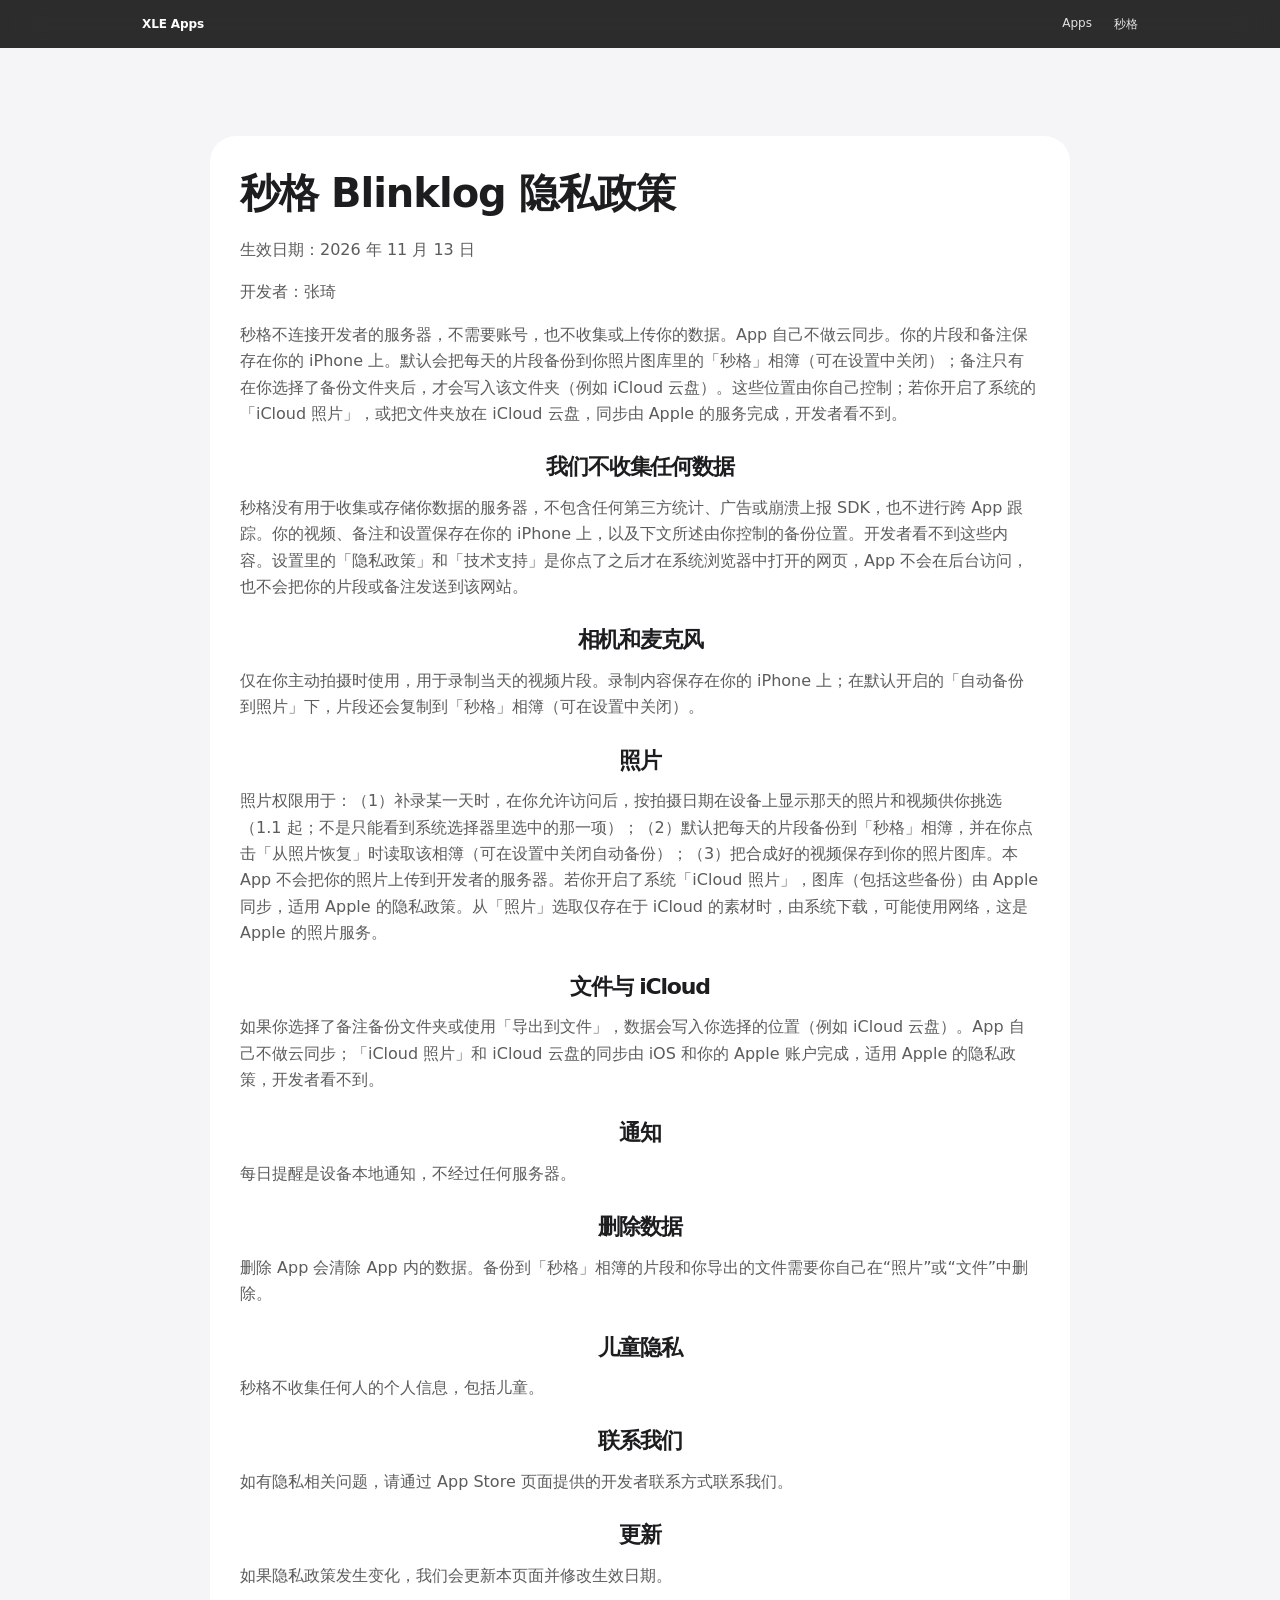
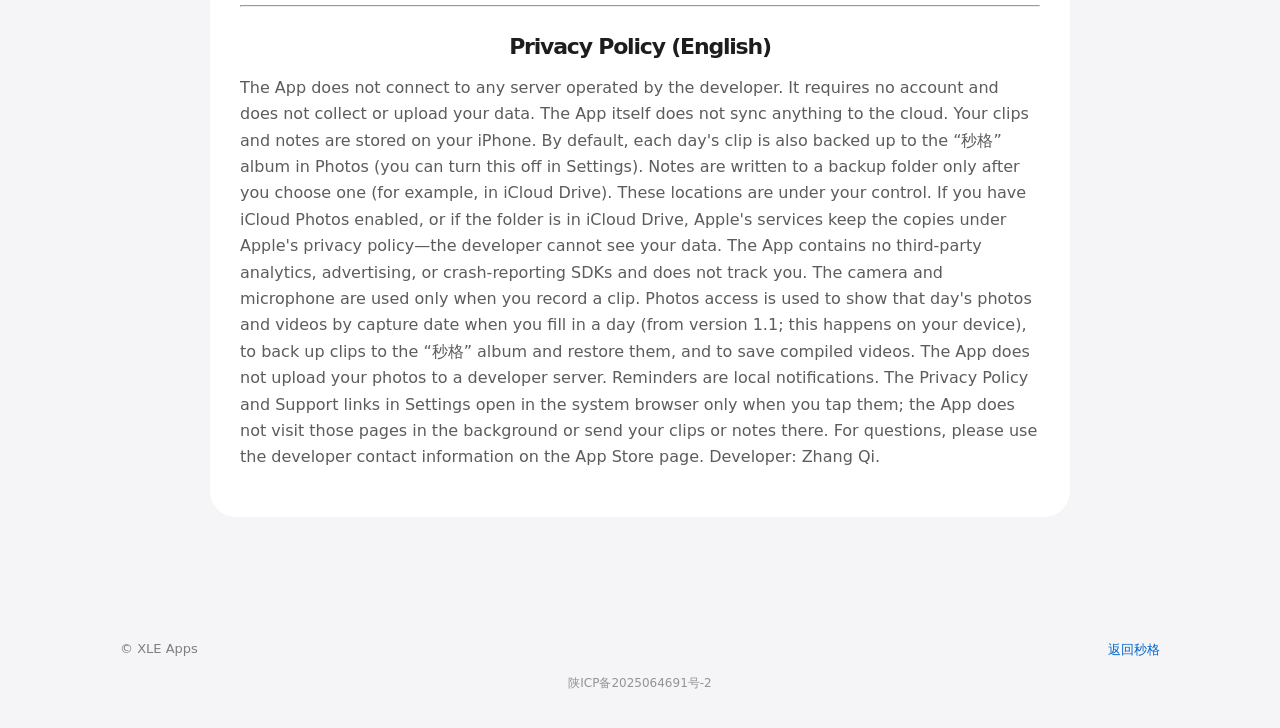
<file: privacy/blinklog.html>
<!doctype html>
<html lang="zh-CN">
<head>
  <meta charset="utf-8">
  <meta name="viewport" content="width=device-width, initial-scale=1">
  <title>秒格 Blinklog｜隐私政策</title>
  <meta name="description" content="秒格 Blinklog 隐私政策：不连接开发者的服务器，无需账号，不收集你的数据。片段和备注保存在你的 iPhone 上；片段默认备份到「秒格」相簿，备注可备份到你选择的文件夹。">
  <link rel="stylesheet" href="../styles.css">
</head>
<body>
  <nav class="nav"><div class="nav-inner"><a class="brand" href="../">XLE Apps</a><div class="nav-links"><a href="../#apps">Apps</a><a href="../apps/blinklog/">秒格</a></div></div></nav>
  <main class="section">
    <div class="legal">
      <h1>秒格 Blinklog 隐私政策</h1>
      <p>生效日期：2026 年 11 月 13 日</p>
      <p>开发者：张琦</p>
      <p>秒格不连接开发者的服务器，不需要账号，也不收集或上传你的数据。App 自己不做云同步。你的片段和备注保存在你的 iPhone 上。默认会把每天的片段备份到你照片图库里的「秒格」相簿（可在设置中关闭）；备注只有在你选择了备份文件夹后，才会写入该文件夹（例如 iCloud 云盘）。这些位置由你自己控制；若你开启了系统的「iCloud 照片」，或把文件夹放在 iCloud 云盘，同步由 Apple 的服务完成，开发者看不到。</p>
      <h2>我们不收集任何数据</h2>
      <p>秒格没有用于收集或存储你数据的服务器，不包含任何第三方统计、广告或崩溃上报 SDK，也不进行跨 App 跟踪。你的视频、备注和设置保存在你的 iPhone 上，以及下文所述由你控制的备份位置。开发者看不到这些内容。设置里的「隐私政策」和「技术支持」是你点了之后才在系统浏览器中打开的网页，App 不会在后台访问，也不会把你的片段或备注发送到该网站。</p>
      <h2>相机和麦克风</h2>
      <p>仅在你主动拍摄时使用，用于录制当天的视频片段。录制内容保存在你的 iPhone 上；在默认开启的「自动备份到照片」下，片段还会复制到「秒格」相簿（可在设置中关闭）。</p>
      <h2>照片</h2>
      <p>照片权限用于：（1）补录某一天时，在你允许访问后，按拍摄日期在设备上显示那天的照片和视频供你挑选（1.1 起；不是只能看到系统选择器里选中的那一项）；（2）默认把每天的片段备份到「秒格」相簿，并在你点击「从照片恢复」时读取该相簿（可在设置中关闭自动备份）；（3）把合成好的视频保存到你的照片图库。本 App 不会把你的照片上传到开发者的服务器。若你开启了系统「iCloud 照片」，图库（包括这些备份）由 Apple 同步，适用 Apple 的隐私政策。从「照片」选取仅存在于 iCloud 的素材时，由系统下载，可能使用网络，这是 Apple 的照片服务。</p>
      <h2>文件与 iCloud</h2>
      <p>如果你选择了备注备份文件夹或使用「导出到文件」，数据会写入你选择的位置（例如 iCloud 云盘）。App 自己不做云同步；「iCloud 照片」和 iCloud 云盘的同步由 iOS 和你的 Apple 账户完成，适用 Apple 的隐私政策，开发者看不到。</p>
      <h2>通知</h2>
      <p>每日提醒是设备本地通知，不经过任何服务器。</p>
      <h2>删除数据</h2>
      <p>删除 App 会清除 App 内的数据。备份到「秒格」相簿的片段和你导出的文件需要你自己在“照片”或“文件”中删除。</p>
      <h2>儿童隐私</h2>
      <p>秒格不收集任何人的个人信息，包括儿童。</p>
      <h2>联系我们</h2>
      <p>如有隐私相关问题，请通过 App Store 页面提供的开发者联系方式联系我们。</p>
      <h2>更新</h2>
      <p>如果隐私政策发生变化，我们会更新本页面并修改生效日期。</p>
      <hr>
      <h2>Privacy Policy (English)</h2>
      <p>The App does not connect to any server operated by the developer. It requires no account and does not collect or upload your data. The App itself does not sync anything to the cloud. Your clips and notes are stored on your iPhone. By default, each day's clip is also backed up to the “秒格” album in Photos (you can turn this off in Settings). Notes are written to a backup folder only after you choose one (for example, in iCloud Drive). These locations are under your control. If you have iCloud Photos enabled, or if the folder is in iCloud Drive, Apple's services keep the copies under Apple's privacy policy—the developer cannot see your data. The App contains no third-party analytics, advertising, or crash-reporting SDKs and does not track you. The camera and microphone are used only when you record a clip. Photos access is used to show that day's photos and videos by capture date when you fill in a day (from version 1.1; this happens on your device), to back up clips to the “秒格” album and restore them, and to save compiled videos. The App does not upload your photos to a developer server. Reminders are local notifications. The Privacy Policy and Support links in Settings open in the system browser only when you tap them; the App does not visit those pages in the background or send your clips or notes there. For questions, please use the developer contact information on the App Store page. Developer: Zhang Qi.</p>
    </div>
  </main>
  <footer class="footer"><div class="footer-inner"><div>© XLE Apps</div><div><a href="../apps/blinklog/">返回秒格</a></div></div><p class="beian"><a href="https://beian.miit.gov.cn/" target="_blank" rel="noopener">陕ICP备2025064691号-2</a></p></footer>
</body>
</html>
</file>
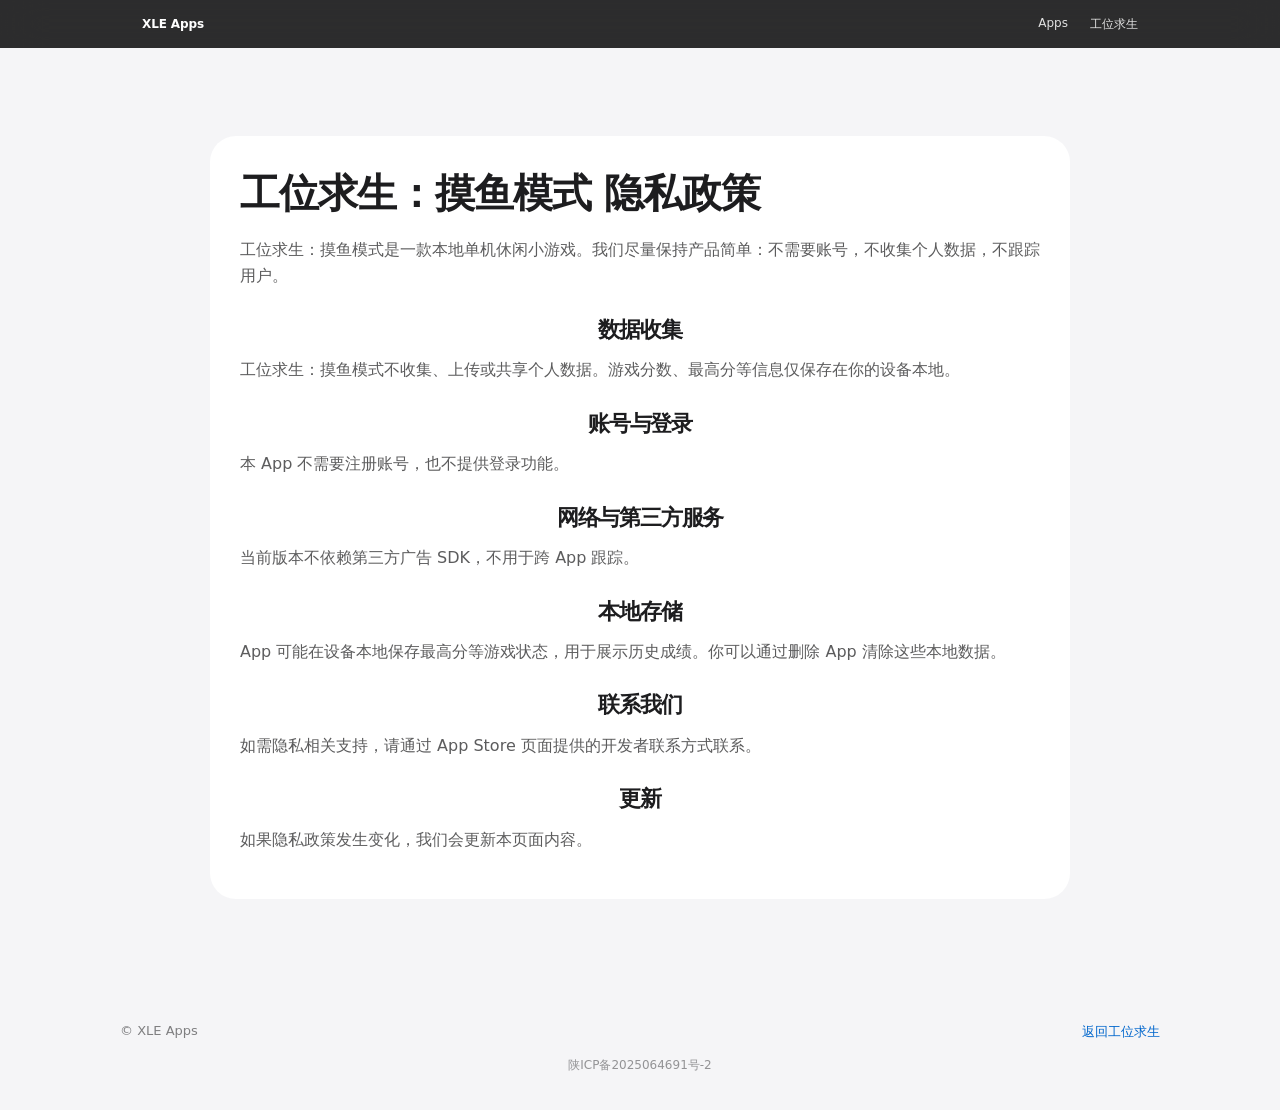
<file: privacy/fishbreak.html>
<!doctype html>
<html lang="zh-CN">
<head>
  <meta charset="utf-8">
  <meta name="viewport" content="width=device-width, initial-scale=1">
  <title>工位求生：摸鱼模式｜隐私政策</title>
  <meta name="description" content="工位求生：摸鱼模式隐私政策：无需账号，不收集个人数据，不跟踪用户。">
  <link rel="stylesheet" href="../styles.css">
</head>
<body>
  <nav class="nav"><div class="nav-inner"><a class="brand" href="../">XLE Apps</a><div class="nav-links"><a href="../#apps">Apps</a><a href="../apps/fishbreak/">工位求生</a></div></div></nav>
  <main class="section">
    <div class="legal">
      <h1>工位求生：摸鱼模式 隐私政策</h1>
      <p>工位求生：摸鱼模式是一款本地单机休闲小游戏。我们尽量保持产品简单：不需要账号，不收集个人数据，不跟踪用户。</p>
      <h2>数据收集</h2>
      <p>工位求生：摸鱼模式不收集、上传或共享个人数据。游戏分数、最高分等信息仅保存在你的设备本地。</p>
      <h2>账号与登录</h2>
      <p>本 App 不需要注册账号，也不提供登录功能。</p>
      <h2>网络与第三方服务</h2>
      <p>当前版本不依赖第三方广告 SDK，不用于跨 App 跟踪。</p>
      <h2>本地存储</h2>
      <p>App 可能在设备本地保存最高分等游戏状态，用于展示历史成绩。你可以通过删除 App 清除这些本地数据。</p>
      <h2>联系我们</h2>
      <p>如需隐私相关支持，请通过 App Store 页面提供的开发者联系方式联系。</p>
      <h2>更新</h2>
      <p>如果隐私政策发生变化，我们会更新本页面内容。</p>
    </div>
  </main>
  <footer class="footer"><div class="footer-inner"><div>© XLE Apps</div><div><a href="../apps/fishbreak/">返回工位求生</a></div></div><p class="beian"><a href="https://beian.miit.gov.cn/" target="_blank" rel="noopener">陕ICP备2025064691号-2</a></p></footer>
</body>
</html>
</file>
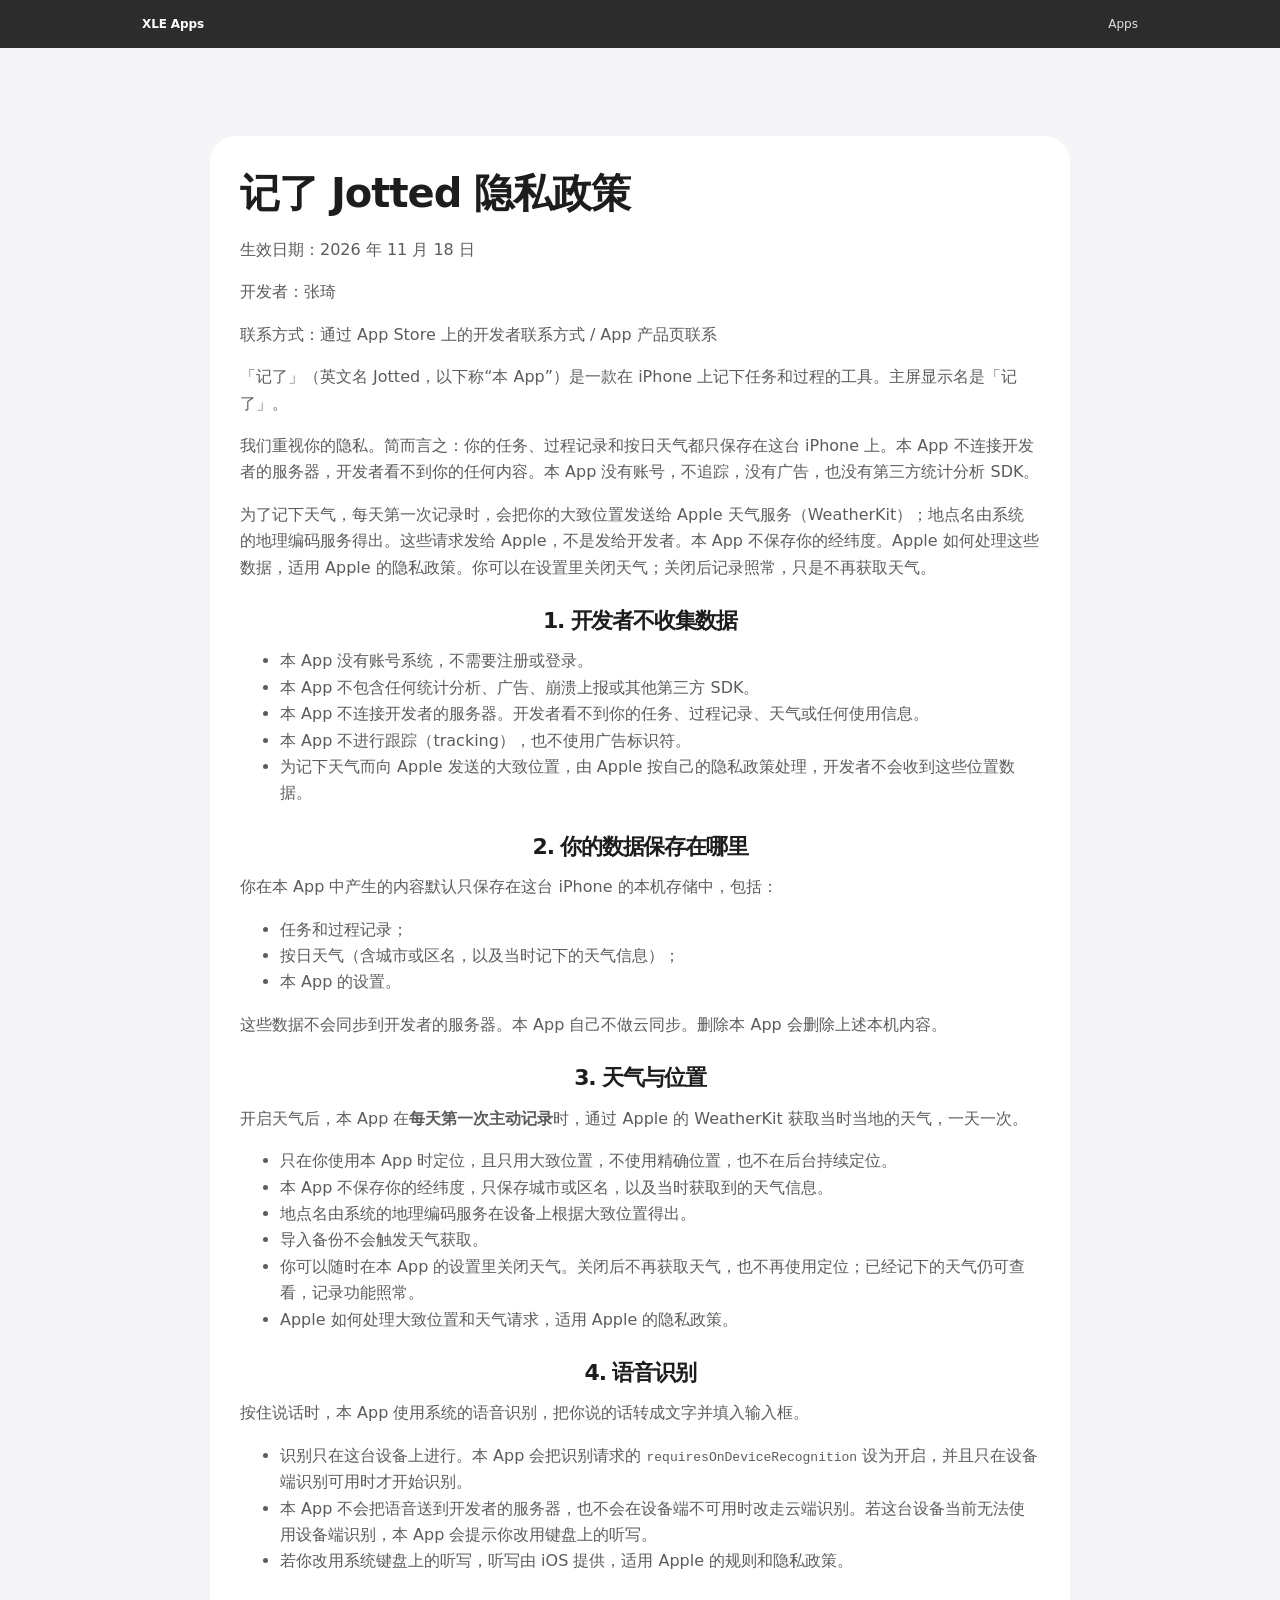
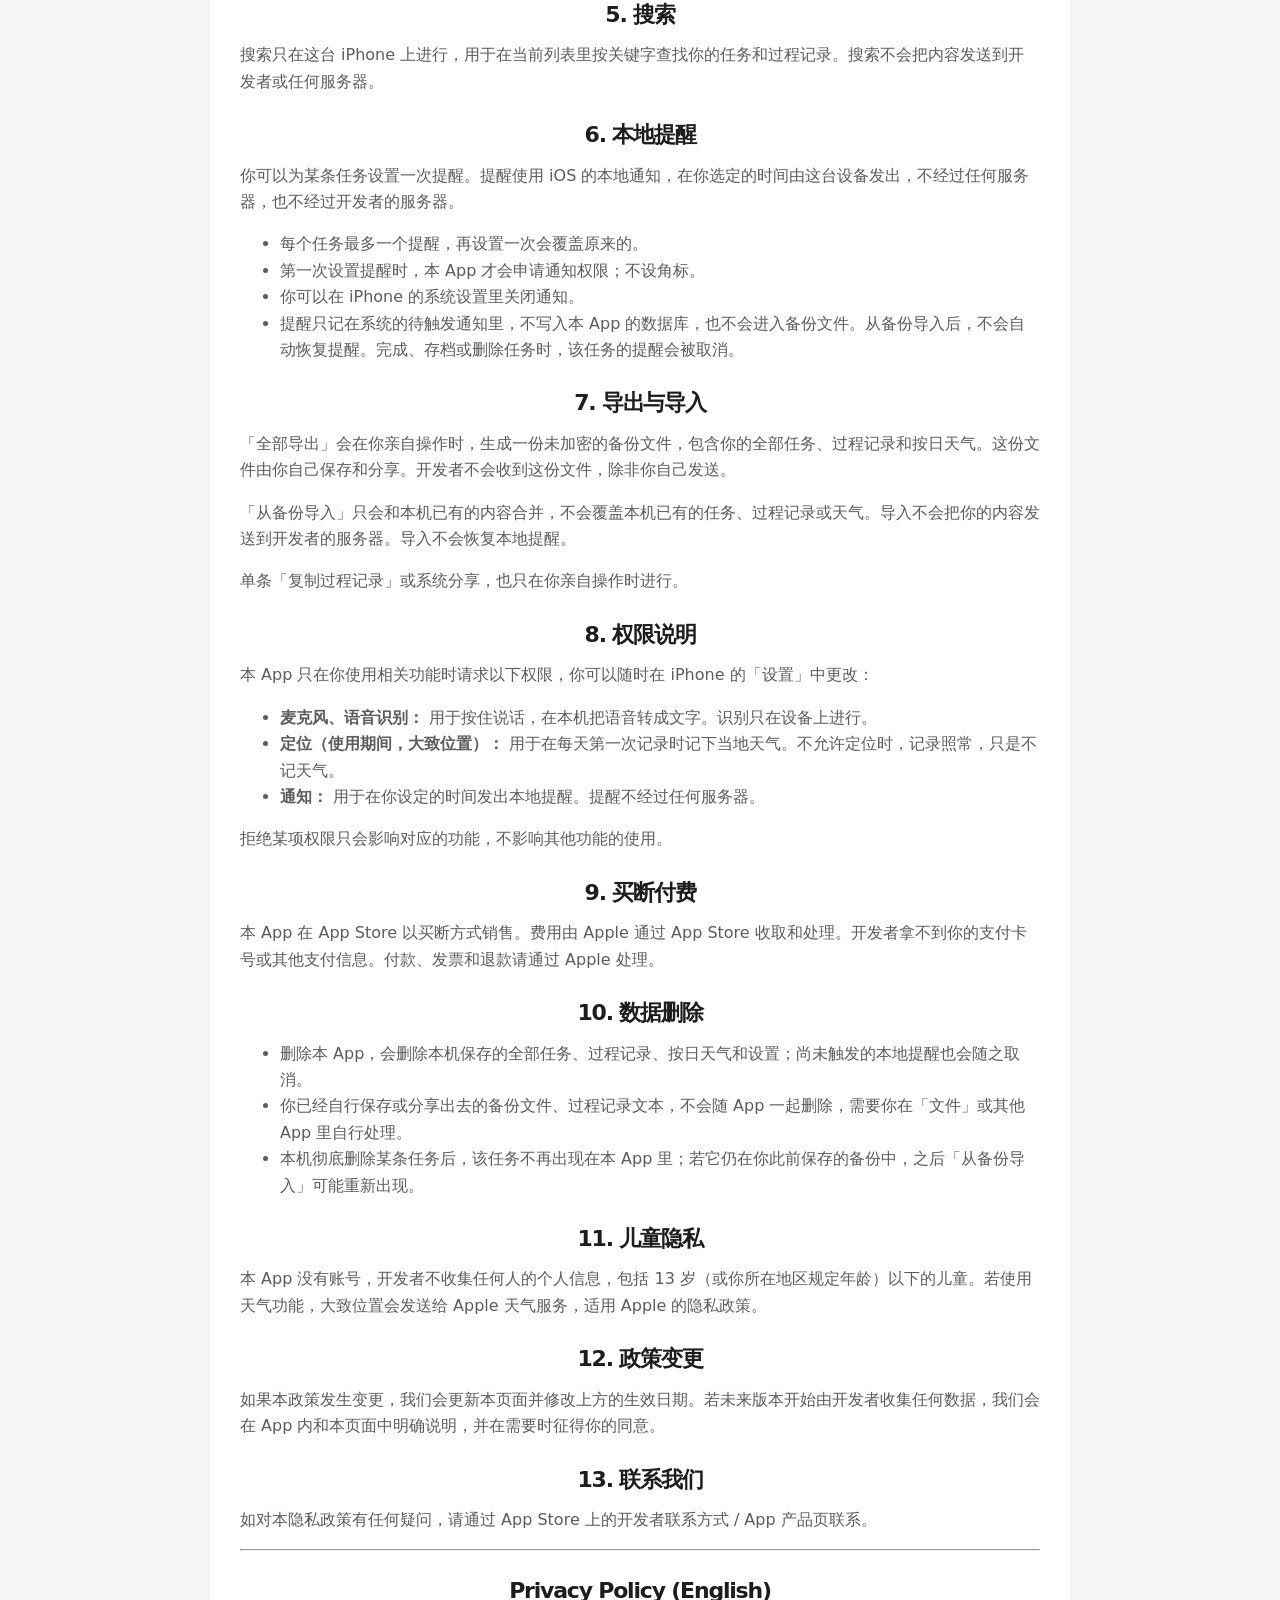
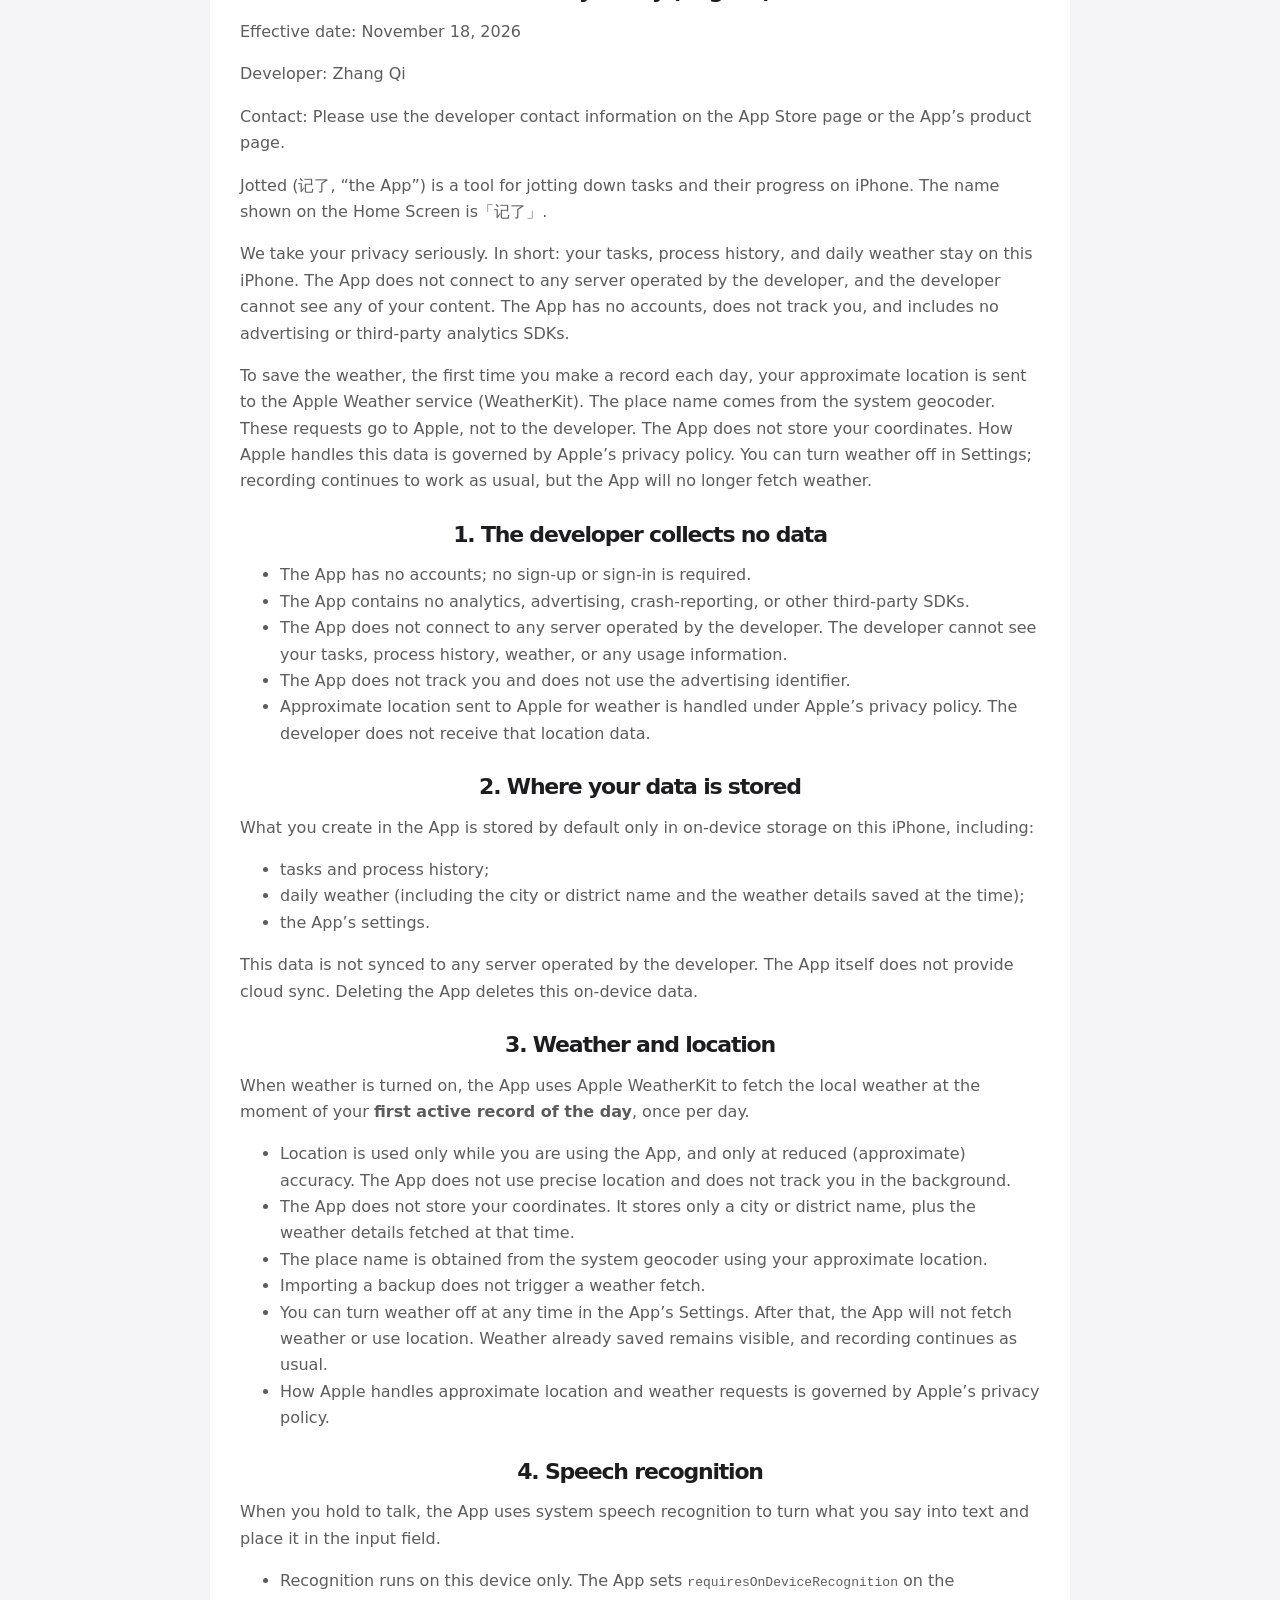
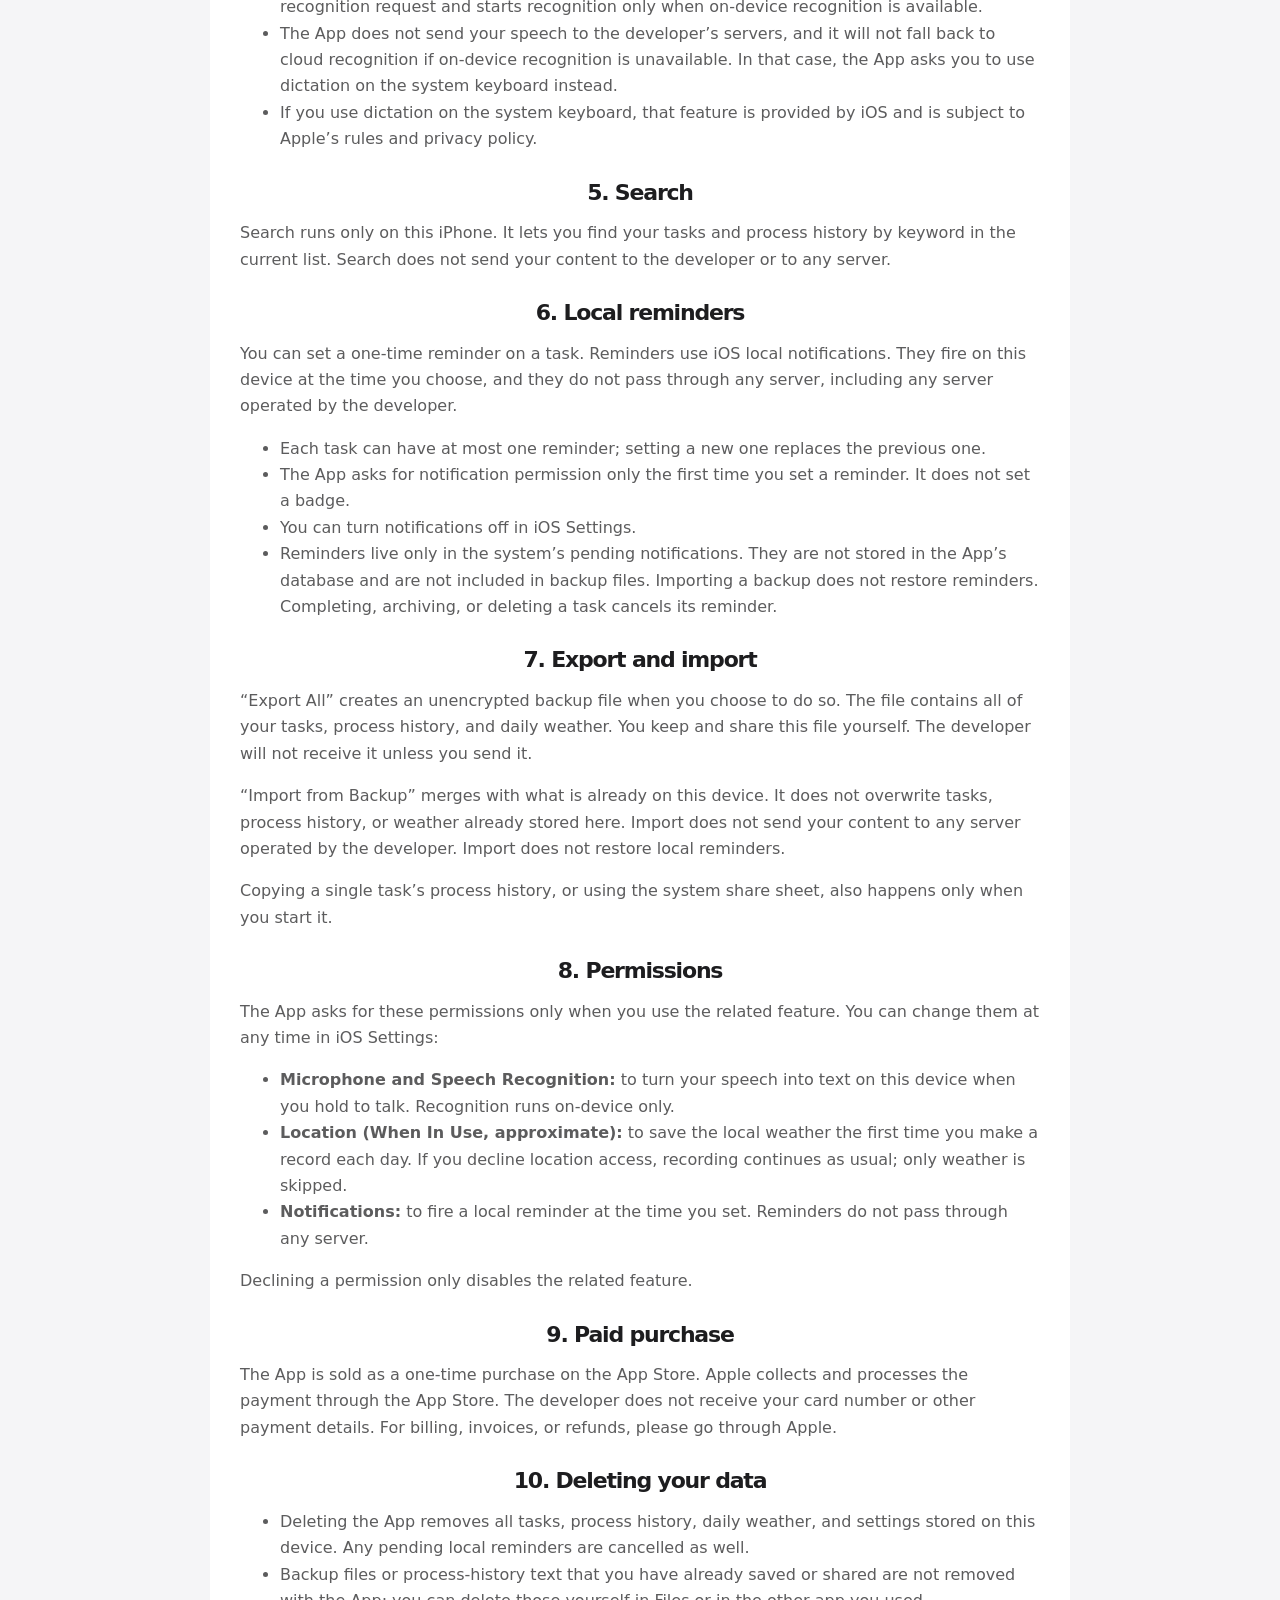
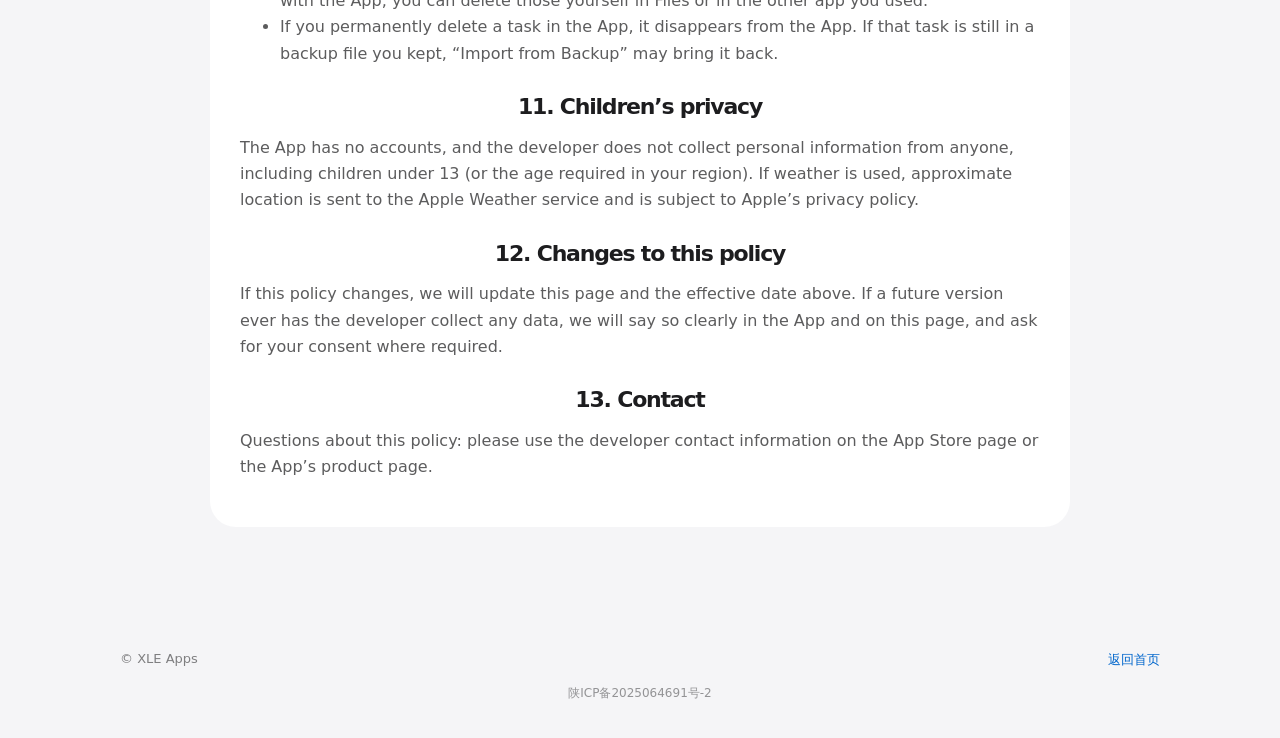
<file: privacy/jotted.html>
<!doctype html>
<html lang="zh-CN">
<head>
  <meta charset="utf-8">
  <meta name="viewport" content="width=device-width, initial-scale=1">
  <title>记了 Jotted｜隐私政策</title>
  <meta name="description" content="记了 Jotted 隐私政策：数据只保存在本机，不连接开发者的服务器；天气请求发给 Apple，语音识别只在设备上进行。">
  <link rel="stylesheet" href="../styles.css">
</head>
<body>
  <nav class="nav"><div class="nav-inner"><a class="brand" href="../">XLE Apps</a><div class="nav-links"><a href="../#apps">Apps</a></div></div></nav>
  <main class="section">
    <div class="legal">
      <h1>记了 Jotted 隐私政策</h1>
      <p>生效日期：2026 年 11 月 18 日</p>
      <p>开发者：张琦</p>
      <p>联系方式：通过 App Store 上的开发者联系方式 / App 产品页联系</p>
      <p>「记了」（英文名 Jotted，以下称“本 App”）是一款在 iPhone 上记下任务和过程的工具。主屏显示名是「记了」。</p>
      <p>我们重视你的隐私。简而言之：你的任务、过程记录和按日天气都只保存在这台 iPhone 上。本 App 不连接开发者的服务器，开发者看不到你的任何内容。本 App 没有账号，不追踪，没有广告，也没有第三方统计分析 SDK。</p>
      <p>为了记下天气，每天第一次记录时，会把你的大致位置发送给 Apple 天气服务（WeatherKit）；地点名由系统的地理编码服务得出。这些请求发给 Apple，不是发给开发者。本 App 不保存你的经纬度。Apple 如何处理这些数据，适用 Apple 的隐私政策。你可以在设置里关闭天气；关闭后记录照常，只是不再获取天气。</p>

      <h2>1. 开发者不收集数据</h2>
      <ul>
        <li>本 App 没有账号系统，不需要注册或登录。</li>
        <li>本 App 不包含任何统计分析、广告、崩溃上报或其他第三方 SDK。</li>
        <li>本 App 不连接开发者的服务器。开发者看不到你的任务、过程记录、天气或任何使用信息。</li>
        <li>本 App 不进行跟踪（tracking），也不使用广告标识符。</li>
        <li>为记下天气而向 Apple 发送的大致位置，由 Apple 按自己的隐私政策处理，开发者不会收到这些位置数据。</li>
      </ul>

      <h2>2. 你的数据保存在哪里</h2>
      <p>你在本 App 中产生的内容默认只保存在这台 iPhone 的本机存储中，包括：</p>
      <ul>
        <li>任务和过程记录；</li>
        <li>按日天气（含城市或区名，以及当时记下的天气信息）；</li>
        <li>本 App 的设置。</li>
      </ul>
      <p>这些数据不会同步到开发者的服务器。本 App 自己不做云同步。删除本 App 会删除上述本机内容。</p>

      <h2>3. 天气与位置</h2>
      <p>开启天气后，本 App 在<strong>每天第一次主动记录</strong>时，通过 Apple 的 WeatherKit 获取当时当地的天气，一天一次。</p>
      <ul>
        <li>只在你使用本 App 时定位，且只用大致位置，不使用精确位置，也不在后台持续定位。</li>
        <li>本 App 不保存你的经纬度，只保存城市或区名，以及当时获取到的天气信息。</li>
        <li>地点名由系统的地理编码服务在设备上根据大致位置得出。</li>
        <li>导入备份不会触发天气获取。</li>
        <li>你可以随时在本 App 的设置里关闭天气。关闭后不再获取天气，也不再使用定位；已经记下的天气仍可查看，记录功能照常。</li>
        <li>Apple 如何处理大致位置和天气请求，适用 Apple 的隐私政策。</li>
      </ul>

      <h2>4. 语音识别</h2>
      <p>按住说话时，本 App 使用系统的语音识别，把你说的话转成文字并填入输入框。</p>
      <ul>
        <li>识别只在这台设备上进行。本 App 会把识别请求的 <code>requiresOnDeviceRecognition</code> 设为开启，并且只在设备端识别可用时才开始识别。</li>
        <li>本 App 不会把语音送到开发者的服务器，也不会在设备端不可用时改走云端识别。若这台设备当前无法使用设备端识别，本 App 会提示你改用键盘上的听写。</li>
        <li>若你改用系统键盘上的听写，听写由 iOS 提供，适用 Apple 的规则和隐私政策。</li>
      </ul>

      <h2>5. 搜索</h2>
      <p>搜索只在这台 iPhone 上进行，用于在当前列表里按关键字查找你的任务和过程记录。搜索不会把内容发送到开发者或任何服务器。</p>

      <h2>6. 本地提醒</h2>
      <p>你可以为某条任务设置一次提醒。提醒使用 iOS 的本地通知，在你选定的时间由这台设备发出，不经过任何服务器，也不经过开发者的服务器。</p>
      <ul>
        <li>每个任务最多一个提醒，再设置一次会覆盖原来的。</li>
        <li>第一次设置提醒时，本 App 才会申请通知权限；不设角标。</li>
        <li>你可以在 iPhone 的系统设置里关闭通知。</li>
        <li>提醒只记在系统的待触发通知里，不写入本 App 的数据库，也不会进入备份文件。从备份导入后，不会自动恢复提醒。完成、存档或删除任务时，该任务的提醒会被取消。</li>
      </ul>

      <h2>7. 导出与导入</h2>
      <p>「全部导出」会在你亲自操作时，生成一份未加密的备份文件，包含你的全部任务、过程记录和按日天气。这份文件由你自己保存和分享。开发者不会收到这份文件，除非你自己发送。</p>
      <p>「从备份导入」只会和本机已有的内容合并，不会覆盖本机已有的任务、过程记录或天气。导入不会把你的内容发送到开发者的服务器。导入不会恢复本地提醒。</p>
      <p>单条「复制过程记录」或系统分享，也只在你亲自操作时进行。</p>

      <h2>8. 权限说明</h2>
      <p>本 App 只在你使用相关功能时请求以下权限，你可以随时在 iPhone 的「设置」中更改：</p>
      <ul>
        <li><strong>麦克风、语音识别：</strong> 用于按住说话，在本机把语音转成文字。识别只在设备上进行。</li>
        <li><strong>定位（使用期间，大致位置）：</strong> 用于在每天第一次记录时记下当地天气。不允许定位时，记录照常，只是不记天气。</li>
        <li><strong>通知：</strong> 用于在你设定的时间发出本地提醒。提醒不经过任何服务器。</li>
      </ul>
      <p>拒绝某项权限只会影响对应的功能，不影响其他功能的使用。</p>

      <h2>9. 买断付费</h2>
      <p>本 App 在 App Store 以买断方式销售。费用由 Apple 通过 App Store 收取和处理。开发者拿不到你的支付卡号或其他支付信息。付款、发票和退款请通过 Apple 处理。</p>

      <h2>10. 数据删除</h2>
      <ul>
        <li>删除本 App，会删除本机保存的全部任务、过程记录、按日天气和设置；尚未触发的本地提醒也会随之取消。</li>
        <li>你已经自行保存或分享出去的备份文件、过程记录文本，不会随 App 一起删除，需要你在「文件」或其他 App 里自行处理。</li>
        <li>本机彻底删除某条任务后，该任务不再出现在本 App 里；若它仍在你此前保存的备份中，之后「从备份导入」可能重新出现。</li>
      </ul>

      <h2>11. 儿童隐私</h2>
      <p>本 App 没有账号，开发者不收集任何人的个人信息，包括 13 岁（或你所在地区规定年龄）以下的儿童。若使用天气功能，大致位置会发送给 Apple 天气服务，适用 Apple 的隐私政策。</p>

      <h2>12. 政策变更</h2>
      <p>如果本政策发生变更，我们会更新本页面并修改上方的生效日期。若未来版本开始由开发者收集任何数据，我们会在 App 内和本页面中明确说明，并在需要时征得你的同意。</p>

      <h2>13. 联系我们</h2>
      <p>如对本隐私政策有任何疑问，请通过 App Store 上的开发者联系方式 / App 产品页联系。</p>

      <hr>
      <h2>Privacy Policy (English)</h2>
      <p>Effective date: November 18, 2026</p>
      <p>Developer: Zhang Qi</p>
      <p>Contact: Please use the developer contact information on the App Store page or the App’s product page.</p>
      <p>Jotted (记了, “the App”) is a tool for jotting down tasks and their progress on iPhone. The name shown on the Home Screen is「记了」.</p>
      <p>We take your privacy seriously. In short: your tasks, process history, and daily weather stay on this iPhone. The App does not connect to any server operated by the developer, and the developer cannot see any of your content. The App has no accounts, does not track you, and includes no advertising or third-party analytics SDKs.</p>
      <p>To save the weather, the first time you make a record each day, your approximate location is sent to the Apple Weather service (WeatherKit). The place name comes from the system geocoder. These requests go to Apple, not to the developer. The App does not store your coordinates. How Apple handles this data is governed by Apple’s privacy policy. You can turn weather off in Settings; recording continues to work as usual, but the App will no longer fetch weather.</p>

      <h2>1. The developer collects no data</h2>
      <ul>
        <li>The App has no accounts; no sign-up or sign-in is required.</li>
        <li>The App contains no analytics, advertising, crash-reporting, or other third-party SDKs.</li>
        <li>The App does not connect to any server operated by the developer. The developer cannot see your tasks, process history, weather, or any usage information.</li>
        <li>The App does not track you and does not use the advertising identifier.</li>
        <li>Approximate location sent to Apple for weather is handled under Apple’s privacy policy. The developer does not receive that location data.</li>
      </ul>

      <h2>2. Where your data is stored</h2>
      <p>What you create in the App is stored by default only in on-device storage on this iPhone, including:</p>
      <ul>
        <li>tasks and process history;</li>
        <li>daily weather (including the city or district name and the weather details saved at the time);</li>
        <li>the App’s settings.</li>
      </ul>
      <p>This data is not synced to any server operated by the developer. The App itself does not provide cloud sync. Deleting the App deletes this on-device data.</p>

      <h2>3. Weather and location</h2>
      <p>When weather is turned on, the App uses Apple WeatherKit to fetch the local weather at the moment of your <strong>first active record of the day</strong>, once per day.</p>
      <ul>
        <li>Location is used only while you are using the App, and only at reduced (approximate) accuracy. The App does not use precise location and does not track you in the background.</li>
        <li>The App does not store your coordinates. It stores only a city or district name, plus the weather details fetched at that time.</li>
        <li>The place name is obtained from the system geocoder using your approximate location.</li>
        <li>Importing a backup does not trigger a weather fetch.</li>
        <li>You can turn weather off at any time in the App’s Settings. After that, the App will not fetch weather or use location. Weather already saved remains visible, and recording continues as usual.</li>
        <li>How Apple handles approximate location and weather requests is governed by Apple’s privacy policy.</li>
      </ul>

      <h2>4. Speech recognition</h2>
      <p>When you hold to talk, the App uses system speech recognition to turn what you say into text and place it in the input field.</p>
      <ul>
        <li>Recognition runs on this device only. The App sets <code>requiresOnDeviceRecognition</code> on the recognition request and starts recognition only when on-device recognition is available.</li>
        <li>The App does not send your speech to the developer’s servers, and it will not fall back to cloud recognition if on-device recognition is unavailable. In that case, the App asks you to use dictation on the system keyboard instead.</li>
        <li>If you use dictation on the system keyboard, that feature is provided by iOS and is subject to Apple’s rules and privacy policy.</li>
      </ul>

      <h2>5. Search</h2>
      <p>Search runs only on this iPhone. It lets you find your tasks and process history by keyword in the current list. Search does not send your content to the developer or to any server.</p>

      <h2>6. Local reminders</h2>
      <p>You can set a one-time reminder on a task. Reminders use iOS local notifications. They fire on this device at the time you choose, and they do not pass through any server, including any server operated by the developer.</p>
      <ul>
        <li>Each task can have at most one reminder; setting a new one replaces the previous one.</li>
        <li>The App asks for notification permission only the first time you set a reminder. It does not set a badge.</li>
        <li>You can turn notifications off in iOS Settings.</li>
        <li>Reminders live only in the system’s pending notifications. They are not stored in the App’s database and are not included in backup files. Importing a backup does not restore reminders. Completing, archiving, or deleting a task cancels its reminder.</li>
      </ul>

      <h2>7. Export and import</h2>
      <p>“Export All” creates an unencrypted backup file when you choose to do so. The file contains all of your tasks, process history, and daily weather. You keep and share this file yourself. The developer will not receive it unless you send it.</p>
      <p>“Import from Backup” merges with what is already on this device. It does not overwrite tasks, process history, or weather already stored here. Import does not send your content to any server operated by the developer. Import does not restore local reminders.</p>
      <p>Copying a single task’s process history, or using the system share sheet, also happens only when you start it.</p>

      <h2>8. Permissions</h2>
      <p>The App asks for these permissions only when you use the related feature. You can change them at any time in iOS Settings:</p>
      <ul>
        <li><strong>Microphone and Speech Recognition:</strong> to turn your speech into text on this device when you hold to talk. Recognition runs on-device only.</li>
        <li><strong>Location (When In Use, approximate):</strong> to save the local weather the first time you make a record each day. If you decline location access, recording continues as usual; only weather is skipped.</li>
        <li><strong>Notifications:</strong> to fire a local reminder at the time you set. Reminders do not pass through any server.</li>
      </ul>
      <p>Declining a permission only disables the related feature.</p>

      <h2>9. Paid purchase</h2>
      <p>The App is sold as a one-time purchase on the App Store. Apple collects and processes the payment through the App Store. The developer does not receive your card number or other payment details. For billing, invoices, or refunds, please go through Apple.</p>

      <h2>10. Deleting your data</h2>
      <ul>
        <li>Deleting the App removes all tasks, process history, daily weather, and settings stored on this device. Any pending local reminders are cancelled as well.</li>
        <li>Backup files or process-history text that you have already saved or shared are not removed with the App; you can delete those yourself in Files or in the other app you used.</li>
        <li>If you permanently delete a task in the App, it disappears from the App. If that task is still in a backup file you kept, “Import from Backup” may bring it back.</li>
      </ul>

      <h2>11. Children’s privacy</h2>
      <p>The App has no accounts, and the developer does not collect personal information from anyone, including children under 13 (or the age required in your region). If weather is used, approximate location is sent to the Apple Weather service and is subject to Apple’s privacy policy.</p>

      <h2>12. Changes to this policy</h2>
      <p>If this policy changes, we will update this page and the effective date above. If a future version ever has the developer collect any data, we will say so clearly in the App and on this page, and ask for your consent where required.</p>

      <h2>13. Contact</h2>
      <p>Questions about this policy: please use the developer contact information on the App Store page or the App’s product page.</p>
    </div>
  </main>
  <footer class="footer"><div class="footer-inner"><div>© XLE Apps</div><div><a href="../">返回首页</a></div></div><p class="beian"><a href="https://beian.miit.gov.cn/" target="_blank" rel="noopener">陕ICP备2025064691号-2</a></p></footer>
</body>
</html>
</file>
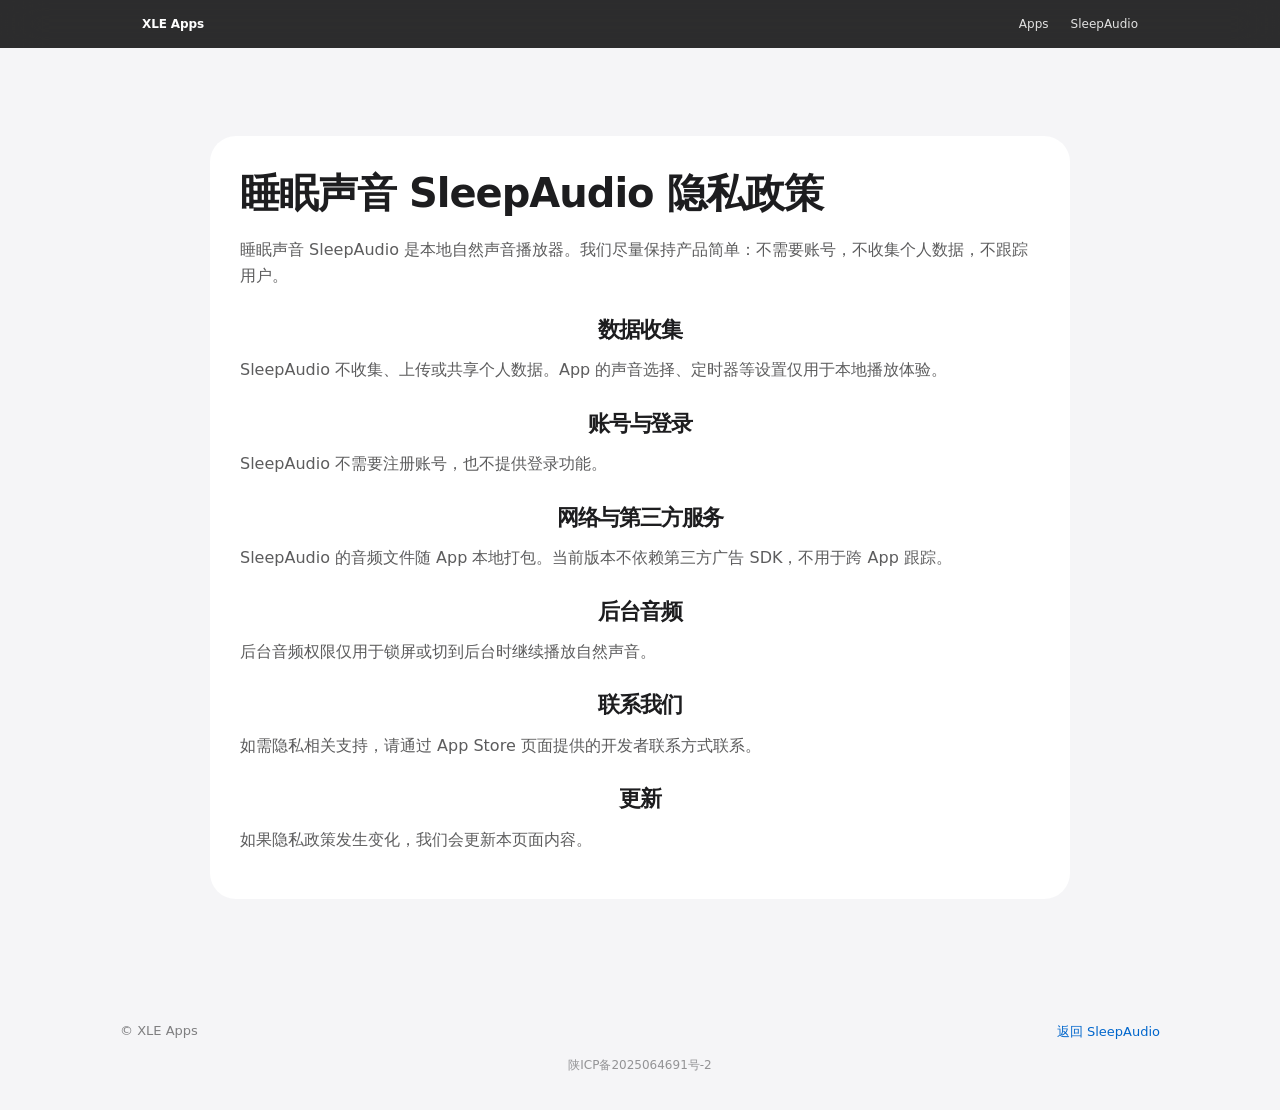
<file: privacy/sleepaudio.html>
<!doctype html>
<html lang="zh-CN">
<head>
  <meta charset="utf-8">
  <meta name="viewport" content="width=device-width, initial-scale=1">
  <title>睡眠声音 SleepAudio｜隐私政策</title>
  <meta name="description" content="睡眠声音 SleepAudio 隐私政策：不需要账号，不收集个人数据，不跟踪用户。">
  <link rel="stylesheet" href="../styles.css">
</head>
<body>
  <nav class="nav"><div class="nav-inner"><a class="brand" href="../">XLE Apps</a><div class="nav-links"><a href="../#apps">Apps</a><a href="../apps/sleepaudio/">SleepAudio</a></div></div></nav>
  <main class="section">
    <div class="legal">
      <h1>睡眠声音 SleepAudio 隐私政策</h1>
      <p>睡眠声音 SleepAudio 是本地自然声音播放器。我们尽量保持产品简单：不需要账号，不收集个人数据，不跟踪用户。</p>
      <h2>数据收集</h2>
      <p>SleepAudio 不收集、上传或共享个人数据。App 的声音选择、定时器等设置仅用于本地播放体验。</p>
      <h2>账号与登录</h2>
      <p>SleepAudio 不需要注册账号，也不提供登录功能。</p>
      <h2>网络与第三方服务</h2>
      <p>SleepAudio 的音频文件随 App 本地打包。当前版本不依赖第三方广告 SDK，不用于跨 App 跟踪。</p>
      <h2>后台音频</h2>
      <p>后台音频权限仅用于锁屏或切到后台时继续播放自然声音。</p>
      <h2>联系我们</h2>
      <p>如需隐私相关支持，请通过 App Store 页面提供的开发者联系方式联系。</p>
      <h2>更新</h2>
      <p>如果隐私政策发生变化，我们会更新本页面内容。</p>
    </div>
  </main>
  <footer class="footer"><div class="footer-inner"><div>© XLE Apps</div><div><a href="../apps/sleepaudio/">返回 SleepAudio</a></div></div><p class="beian"><a href="https://beian.miit.gov.cn/" target="_blank" rel="noopener">陕ICP备2025064691号-2</a></p></footer>
</body>
</html>
</file>
<file: styles.css>
*{box-sizing:border-box}html{scroll-behavior:smooth}body{margin:0;font-family:system-ui,-apple-system,BlinkMacSystemFont,"Segoe UI",sans-serif;background:#f5f5f7;color:#1d1d1f;-webkit-font-smoothing:antialiased}a{color:inherit;text-decoration:none}.nav{position:sticky;top:0;z-index:10;height:48px;background:rgba(0,0,0,.82);backdrop-filter:saturate(180%) blur(20px);color:#fff}.nav-inner{max-width:1040px;margin:0 auto;height:48px;padding:0 22px;display:flex;align-items:center;justify-content:space-between;font-size:12px}.brand{font-weight:600;letter-spacing:-.12px}.nav-links{display:flex;gap:22px;opacity:.86}.nav-links a:hover{opacity:1}.hero{min-height:calc(100vh - 48px);display:grid;place-items:center;padding:72px 22px;text-align:center;background:#000;color:#fff;overflow:hidden}.hero-card{max-width:900px}.eyebrow{font-size:17px;line-height:1.35;color:rgba(255,255,255,.64);margin:0 0 12px}.hero h1{font-size:clamp(44px,8vw,82px);line-height:1.02;letter-spacing:-2.6px;margin:0 0 18px;font-weight:700}.hero p.lead{font-size:clamp(20px,3vw,30px);line-height:1.2;letter-spacing:-.5px;color:rgba(255,255,255,.82);max-width:760px;margin:0 auto 30px}.cta-row{display:flex;gap:12px;justify-content:center;flex-wrap:wrap}.btn{display:inline-flex;align-items:center;justify-content:center;min-height:44px;padding:10px 20px;border-radius:980px;font-size:17px}.btn.primary{background:#0071e3;color:#fff}.btn.secondary{border:1px solid rgba(255,255,255,.7);color:#fff}.section{padding:88px 22px}.container{max-width:1040px;margin:0 auto}.section h2{font-size:clamp(34px,5vw,56px);line-height:1.07;letter-spacing:-1.2px;text-align:center;margin:0 0 16px}.section-sub{font-size:21px;line-height:1.35;color:rgba(29,29,31,.68);text-align:center;max-width:760px;margin:0 auto 44px}.apps-grid{display:grid;grid-template-columns:repeat(auto-fit,minmax(260px,1fr));gap:18px}.app-card{background:#fff;border-radius:28px;padding:26px;min-height:320px;box-shadow:rgba(0,0,0,.08) 0 18px 50px;display:flex;flex-direction:column;justify-content:space-between}.app-icon{width:72px;height:72px;border-radius:20px;background:radial-gradient(circle at 30% 25%,#e8f5ff,#3b82f6 42%,#07111f 100%);box-shadow:inset 0 0 0 1px rgba(255,255,255,.35);margin-bottom:24px}.sleepaudio-icon{background:radial-gradient(circle at 30% 25%,#e8f5ff,#3b82f6 42%,#07111f 100%)}.fishbreak-icon{background:radial-gradient(circle at 28% 24%,#fff7ed,#fb923c 42%,#7c2d12 100%)}.app-card h3{font-size:28px;line-height:1.1;margin:0 0 10px;letter-spacing:-.5px}.app-card p{font-size:16px;line-height:1.45;color:rgba(29,29,31,.68);margin:0}.link{color:#0066cc;font-size:16px;margin-top:24px;display:inline-block}.dark{background:#000;color:#fff}.dark .section-sub{color:rgba(255,255,255,.68)}.scenes{display:grid;grid-template-columns:repeat(auto-fit,minmax(220px,1fr));gap:14px;margin-top:36px}.scene{background:rgba(255,255,255,.08);border-radius:22px;padding:20px;min-height:138px}.scene strong{display:block;font-size:20px;margin-bottom:10px}.scene span{display:block;font-size:15px;line-height:1.45;color:rgba(255,255,255,.66)}.features{display:grid;grid-template-columns:repeat(auto-fit,minmax(220px,1fr));gap:14px}.feature{background:#fff;border-radius:22px;padding:22px}.feature h3{font-size:21px;line-height:1.15;margin:0 0 10px}.feature p{font-size:15px;line-height:1.45;color:rgba(29,29,31,.68);margin:0}.footer{padding:36px 22px;color:rgba(29,29,31,.55);font-size:13px}.footer-inner{max-width:1040px;margin:0 auto;display:flex;justify-content:space-between;gap:16px;flex-wrap:wrap}.footer a{color:#0066cc}.beian{text-align:center;margin:16px 0 0;font-size:12px;color:rgba(29,29,31,.45)}.beian a{color:inherit}.product-hero{background:linear-gradient(#000 0%,#07111f 100%)}.phone{width:min(300px,72vw);height:610px;border-radius:52px;margin:46px auto 0;background:linear-gradient(180deg,#111827,#020617);box-shadow:rgba(0,0,0,.45) 0 40px 90px,inset 0 0 0 10px #1f2937,inset 0 0 0 12px rgba(255,255,255,.08);padding:58px 28px;color:#fff;text-align:left}.phone .question{font-size:18px;color:rgba(255,255,255,.72);margin-bottom:14px}.phone .scene-title{font-size:42px;font-weight:700;letter-spacing:-1px;margin-bottom:10px}.phone .desc{font-size:15px;line-height:1.45;color:rgba(255,255,255,.62);margin-bottom:28px}.pill-list{display:flex;flex-direction:column;gap:10px}.pill{border-radius:980px;background:rgba(255,255,255,.10);padding:12px 16px;font-size:15px}.legal{max-width:860px;margin:0 auto;background:#fff;border-radius:26px;padding:30px}.legal h1{font-size:40px;letter-spacing:-1px;margin:0 0 14px}.legal h2{font-size:22px;margin-top:28px}.legal p,.legal li{line-height:1.65;color:rgba(29,29,31,.72)}@media(max-width:640px){.nav-links{gap:12px}.hero{padding:56px 18px}.section{padding:64px 18px}.hero h1{letter-spacing:-1.6px}.phone{height:auto;min-height:560px}.footer-inner{display:block}.footer-inner div{margin-bottom:10px}}.game-hero{background:linear-gradient(180deg,#160b03 0%,#2b1205 58%,#000 100%)}.game-phone{background:linear-gradient(180deg,#2b1205,#111827)}.risk-bar{height:12px;border-radius:99px;background:rgba(255,255,255,.12);overflow:hidden;margin:0 0 24px}.risk-bar span{display:block;height:100%;border-radius:99px;background:linear-gradient(90deg,#facc15,#f97316,#ef4444)}
</file>
